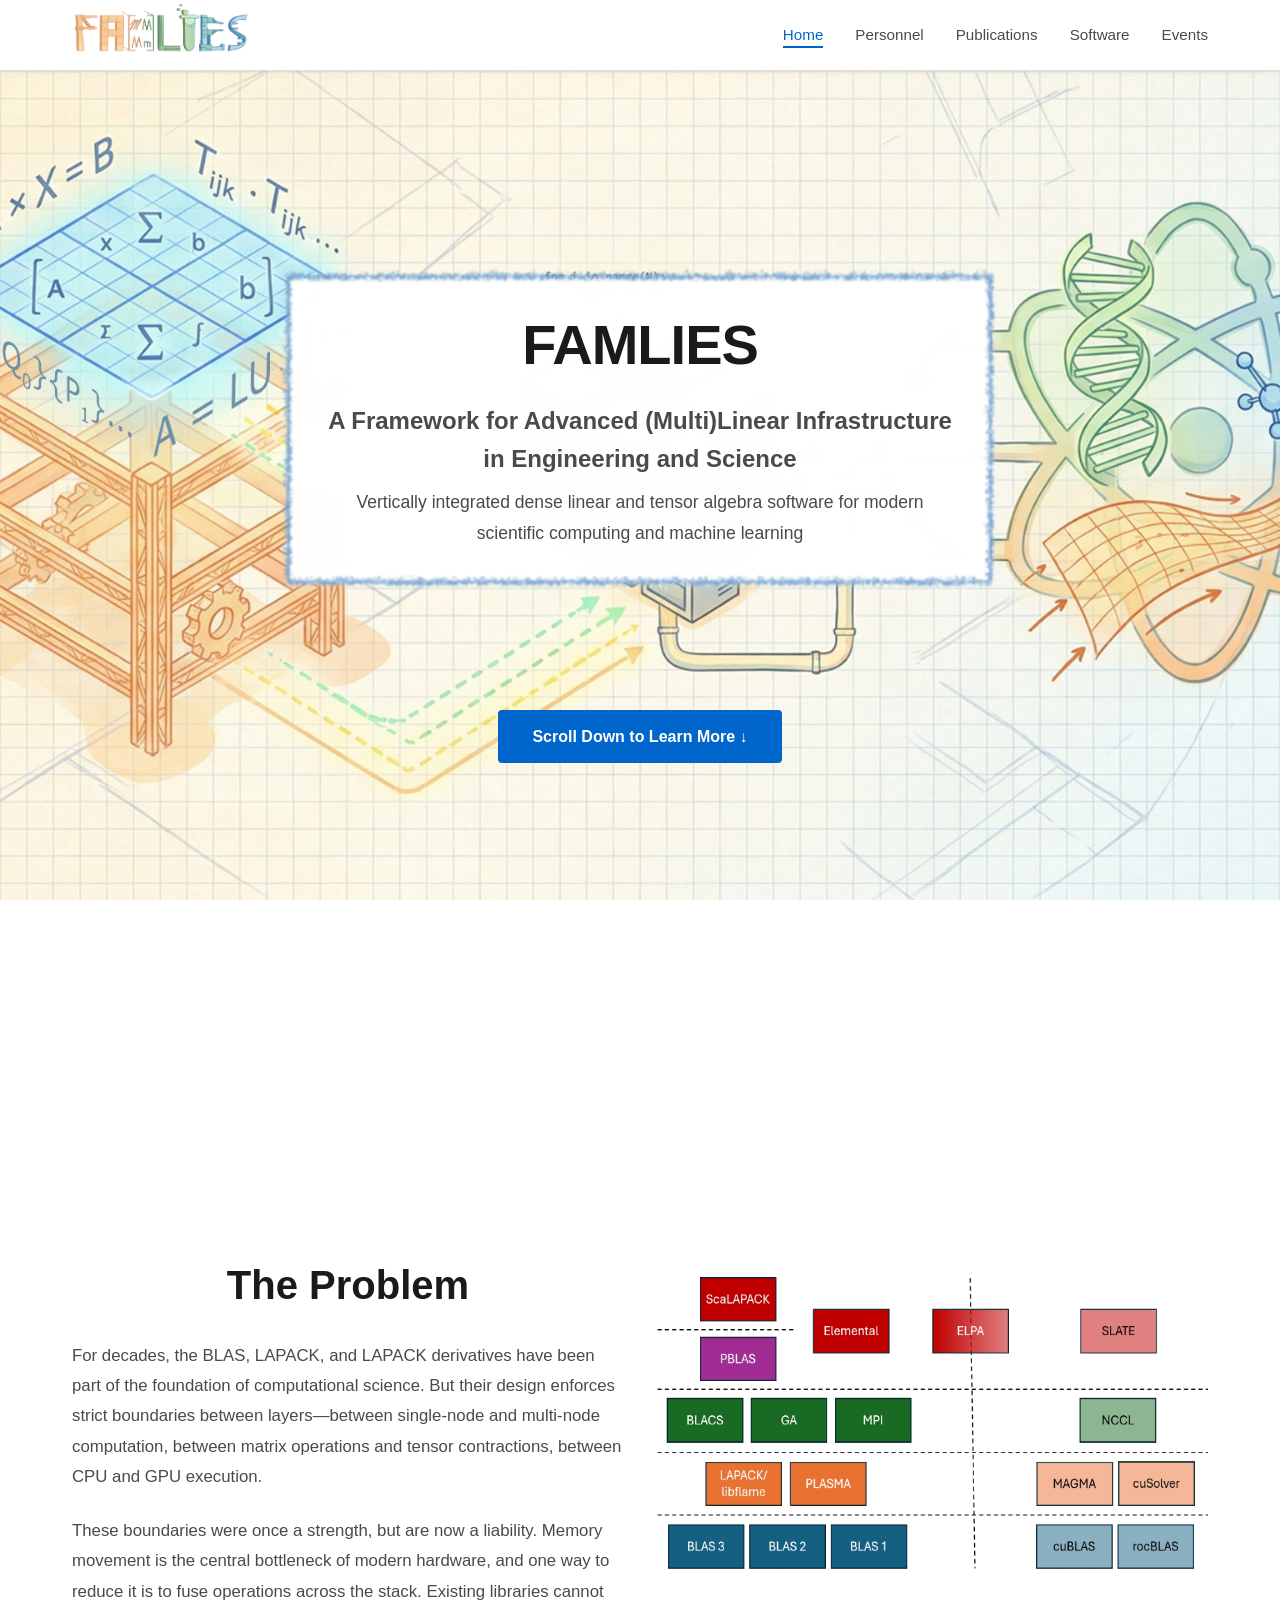
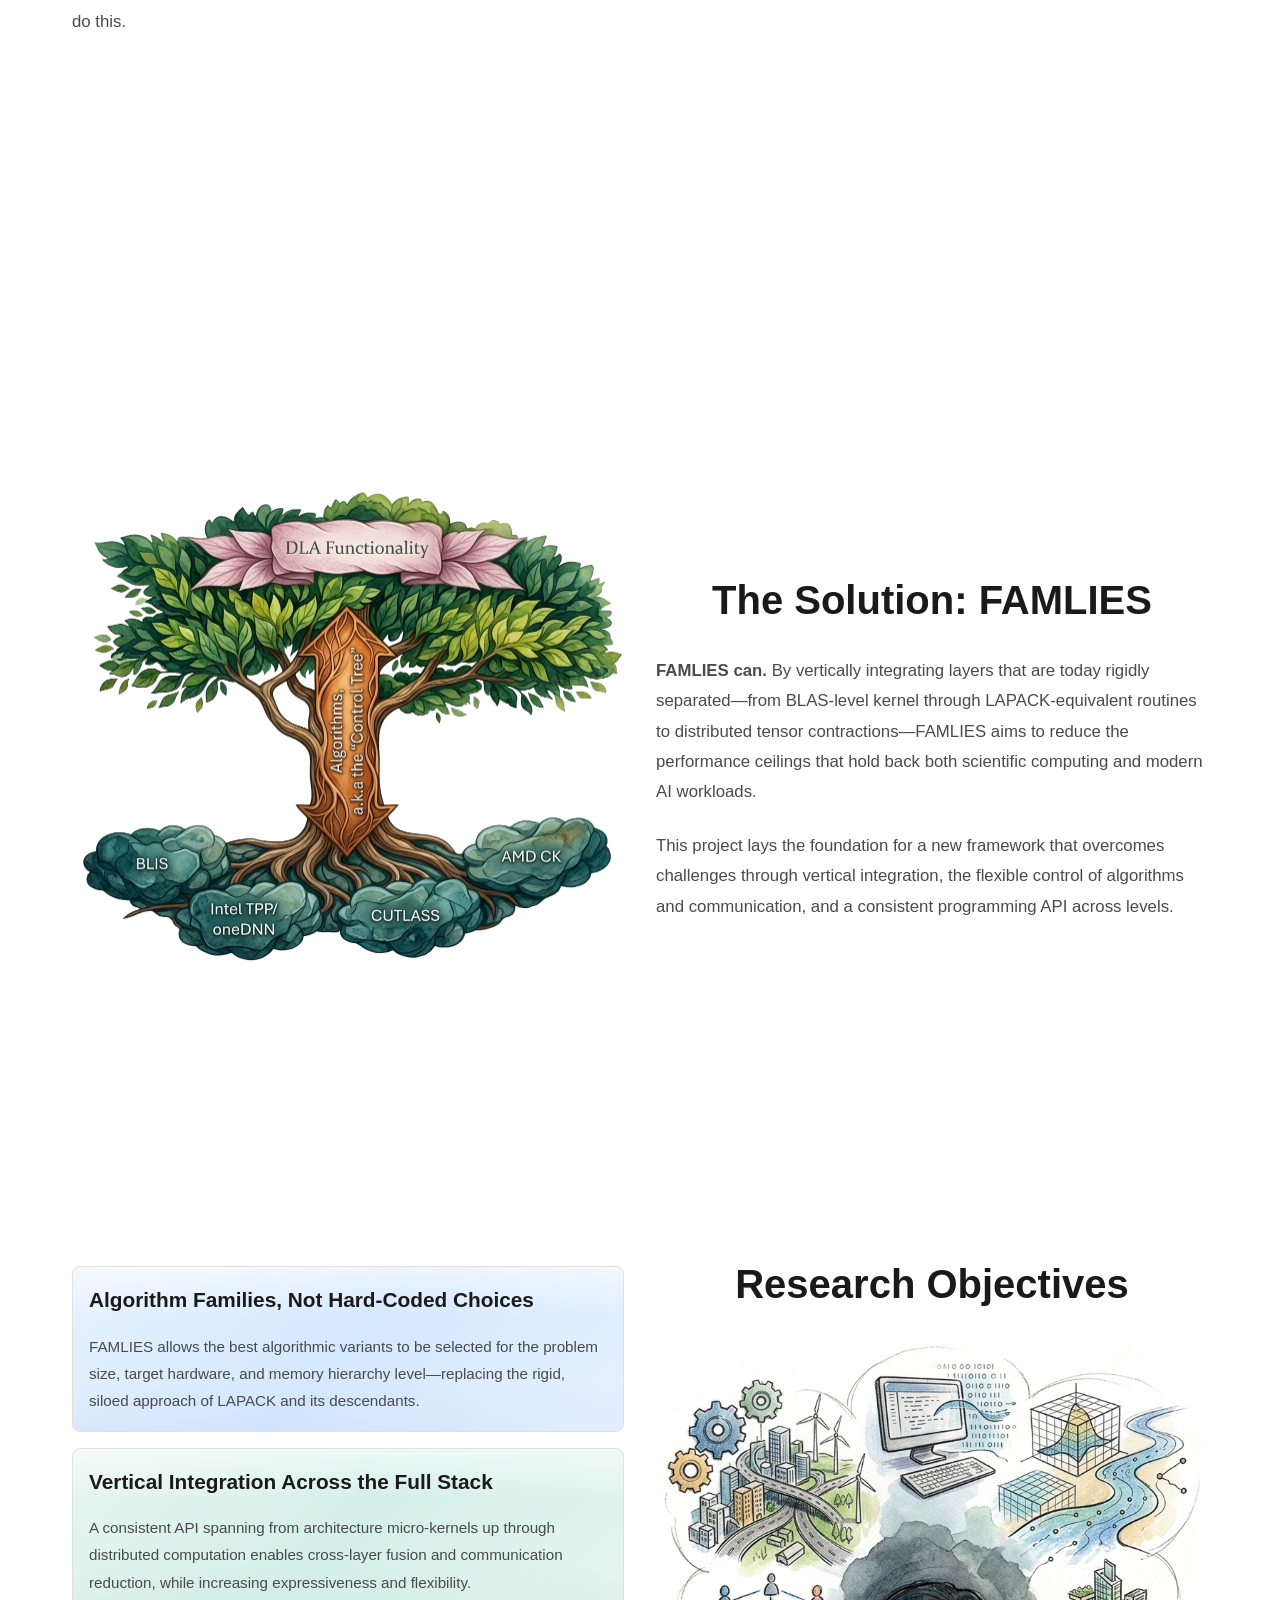
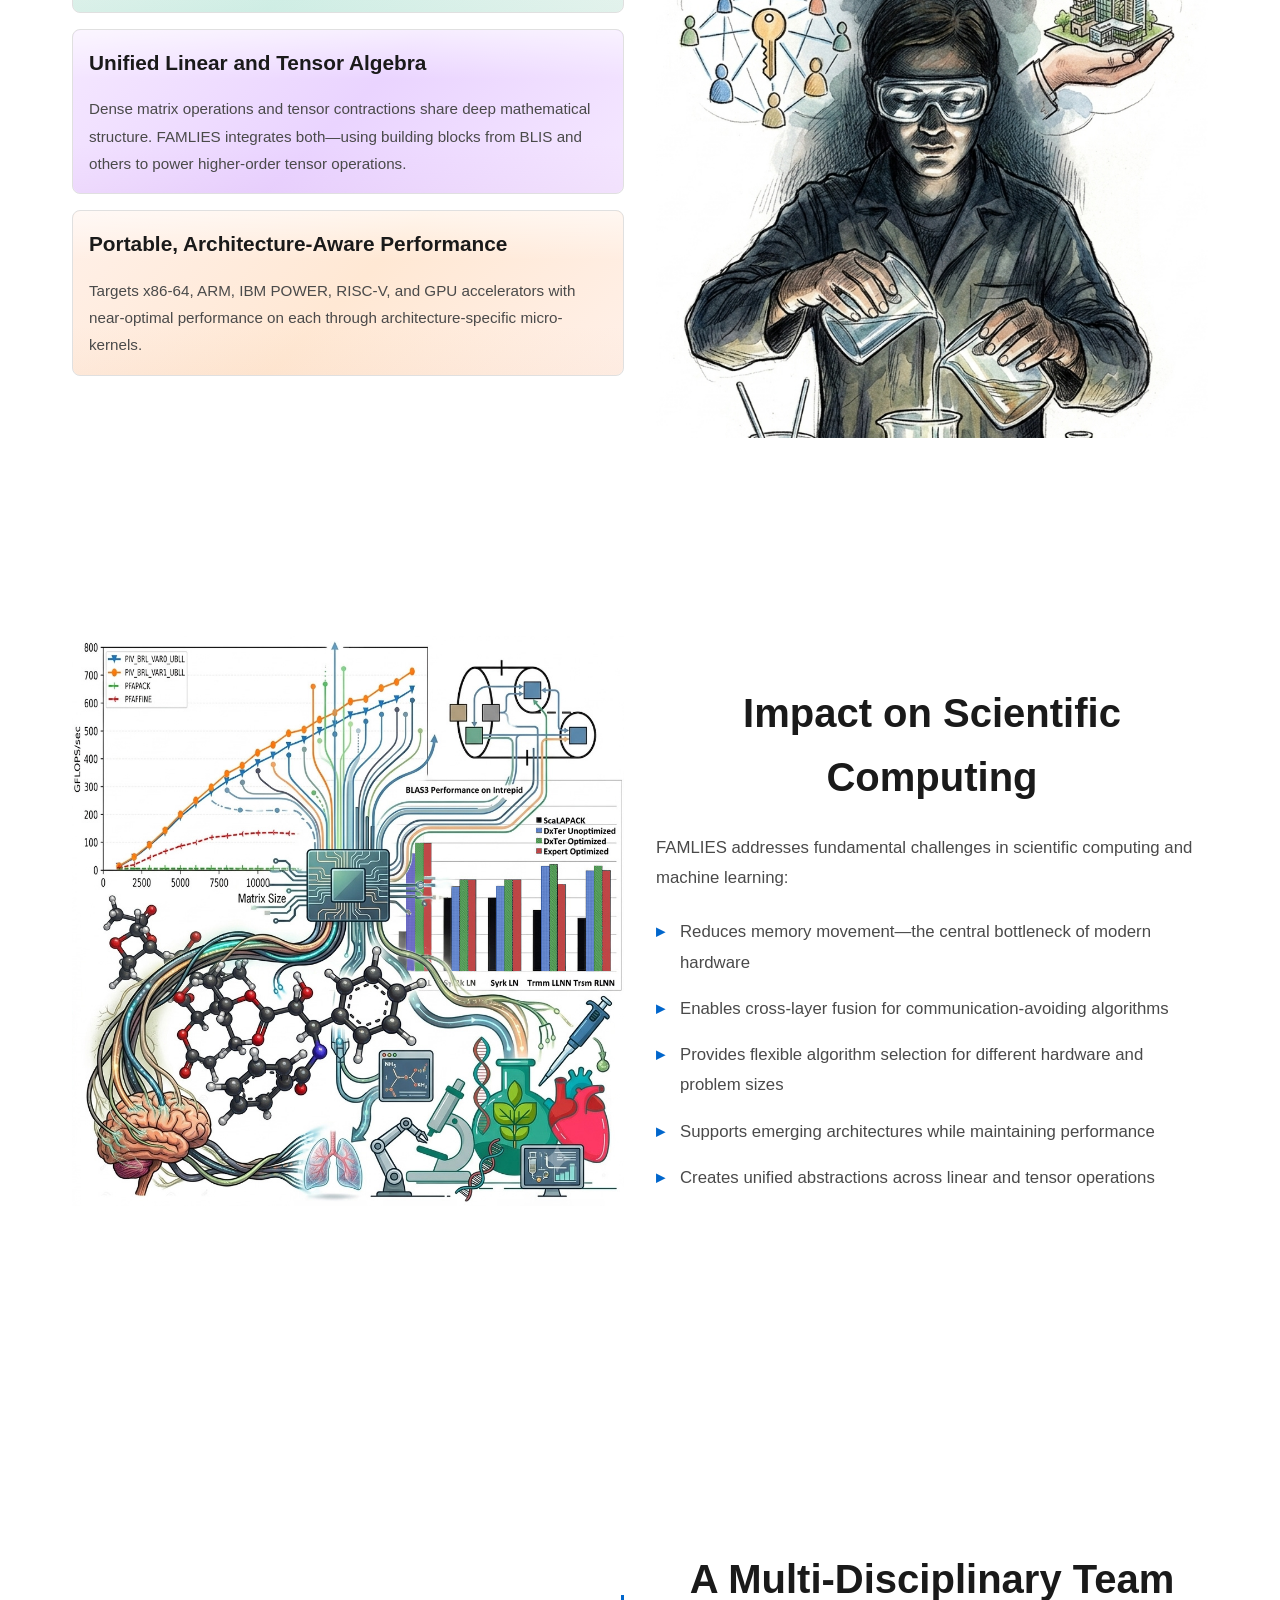
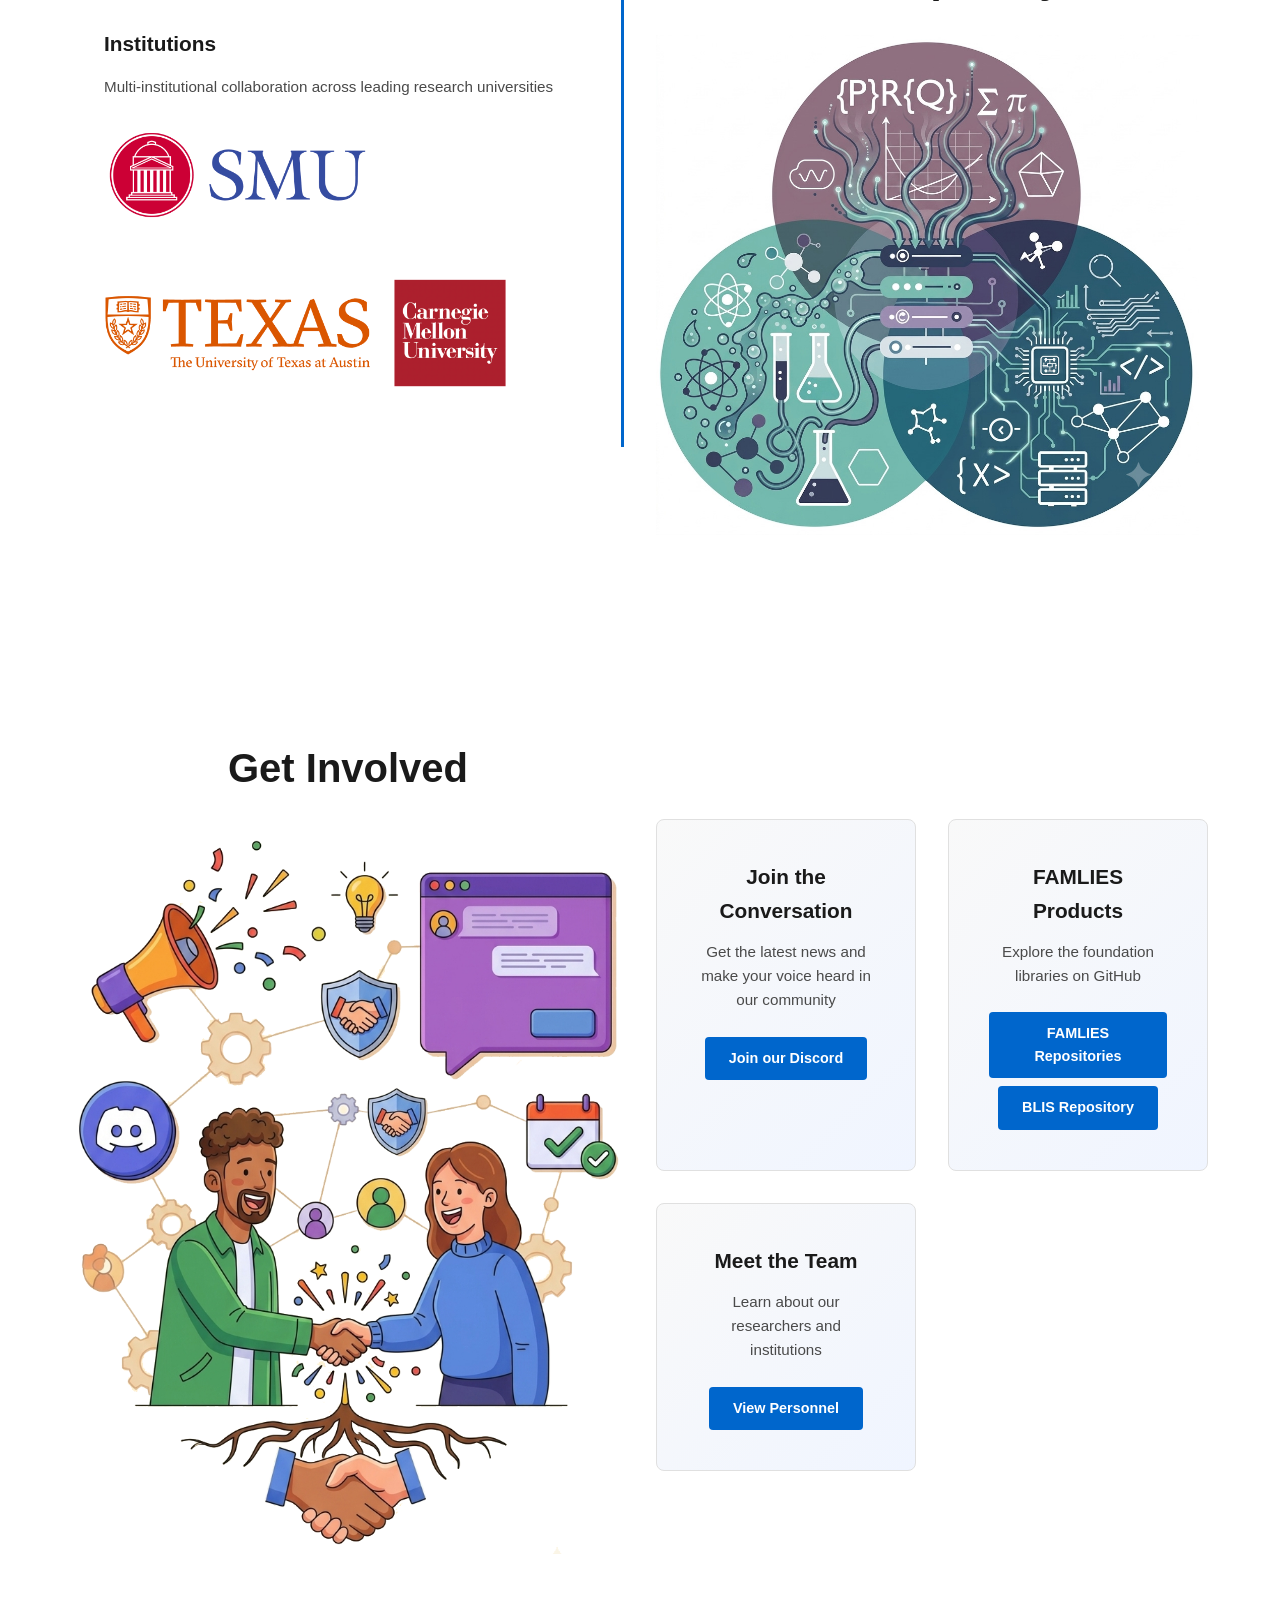
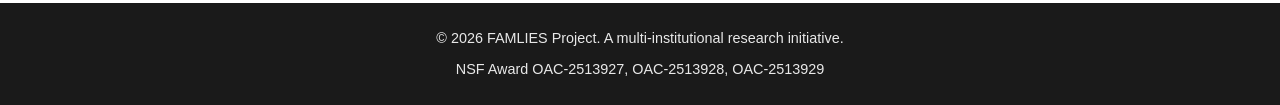
<file: site/index.html>
<!DOCTYPE html>
<html lang="en">
<head>
    <meta charset="UTF-8">
    <meta name="viewport" content="width=device-width, initial-scale=1.0">
    <title>FAMLIES - Advanced Linear Algebra Framework</title>
    <link rel="stylesheet" href="styles.css">
</head>
<body>
    <!-- Navigation Bar -->
    <nav class="navbar">
        <div class="nav-container">
            <div class="nav-logo">
                <a href="index.html">
                    <img src="images/famlies_logo.png" alt="FAMLIES Logo" width="auto" height="50px" />
                </a>
            </div>
            <ul class="nav-menu">
                <li class="nav-item">
                    <a href="index.html" class="nav-link active">Home</a>
                </li>
                <li class="nav-item">
                    <a href="personnel.html" class="nav-link">Personnel</a>
                </li>
                <li class="nav-item">
                    <a href="publications.html" class="nav-link">Publications</a>
                </li>
                <li class="nav-item">
                    <a href="software.html" class="nav-link">Software</a>
                </li>
                <li class="nav-item">
                    <a href="events.html" class="nav-link">Events</a>
                </li>
            </ul>
        </div>
    </nav>

    <!-- Hero Section -->
    <section class="hero">
        <div class="hero-content">
            <h1>FAMLIES</h1>
            <p class="hero-subtitle">A Framework for Advanced (Multi)Linear Infrastructure in Engineering and Science</p>
            <p class="hero-description">Vertically integrated dense linear and tensor algebra software for modern scientific computing and machine learning</p>
        </div>
        <a href="#about" class="cta-button">Scroll Down to Learn More ↓</a>
    </section>

    <!-- Main Content -->
    <main>
        <!-- Section 1: Motivation -->
        <section id="about" class="content-section fullheight">
            <div class="section-container">
                <div class="section-content left">
                    <h2 class="section-title">The Problem</h2>
                    <p>For decades, the BLAS, LAPACK, and LAPACK derivatives
                    have been part of the foundation of computational science. But
                    their design enforces strict boundaries between
                    layers—between single-node and multi-node computation,
                    between matrix operations and tensor contractions, between
                    CPU and GPU execution.</p>
                    <p>These boundaries were once a strength, but are now a
                    liability. Memory movement is the central bottleneck of
                    modern hardware, and one way to reduce it is to fuse
                    operations across the stack. Existing libraries cannot do
                    this.</p>
                </div>
                <div class="section-image right">
                    <div class="section-image-content">
                        <img src="images/traditional.jpg" alt="Traditional Architecture
                        Stack" width="100%" height="300px" />
                    </div>
                </div>
            </div>
        </section>

        <!-- Section 2: Solution -->
        <section class="content-section fullheight">
            <div class="section-container">
                <div class="section-image left">
                    <div class="section-image-content">
                        <img width="100%" height="auto" src="images/control_tree.png"
                        alt="FAMLIES Control Tree" />
                    </div>
                </div>
                <div class="section-content right">
                    <h2 class="section-title">The Solution: FAMLIES</h2>
                    <p><strong>FAMLIES can.</strong> By vertically integrating
                    layers that are today rigidly separated—from BLAS-level
                    kernel through LAPACK-equivalent routines to distributed
                    tensor contractions—FAMLIES aims to reduce the performance
                    ceilings that hold back both scientific computing and modern
                    AI workloads.</p>
                    <p>This project lays the foundation for a new framework that
                    overcomes challenges through vertical integration, the
                    flexible control of algorithms and communication, and a
                    consistent programming API across levels.</p>
                </div>
            </div>
        </section>

        <!-- Section 3: Research Objectives -->
        <section class="content-section fullheight">
            <div class="section-container">
                <div class="objectives-grid">
                    <div class="objective-card objective-blue">
                        <h3>Algorithm Families, Not Hard-Coded Choices</h3>
                        <p>FAMLIES allows the best algorithmic variants to be
                        selected for the problem size, target hardware, and
                        memory hierarchy level—replacing the rigid, siloed approach of LAPACK and its
                        descendants.</p>
                    </div>
                    <div class="objective-card objective-green">
                        <h3>Vertical Integration Across the Full Stack</h3>
                        <p>A consistent API spanning from architecture
                        micro-kernels up through distributed computation enables
                        cross-layer fusion and communication reduction, while
                        increasing expressiveness and flexibility.</p>
                    </div>
                    <div class="objective-card objective-purple">
                        <h3>Unified Linear and Tensor Algebra</h3>
                        <p>Dense matrix operations and tensor contractions share
                        deep mathematical structure. FAMLIES integrates
                        both—using building blocks from BLIS and others to power higher-order tensor
                        operations.</p>
                    </div>
                    <div class="objective-card objective-orange">
                        <h3>Portable, Architecture-Aware Performance</h3>
                        <p>Targets x86-64, ARM, IBM POWER, RISC-V, and GPU
                        accelerators with near-optimal performance on each
                        through architecture-specific micro-kernels.</p>
                    </div>
                </div>
                <div class="section-content">
                <h2 class="section-title">Research Objectives</h2>
                    <img src="images/research_objectives.png" alt="Research Objectives"
                        width="100%" height="auto" />
                </div>
            </div>
        </section>

        <!-- Section 4: Impact -->
        <section class="content-section fullheight">
            <div class="section-container">
                <div class="section-image left">
                    <div class="section-image-content">
                        <img src="images/impact.jpg" alt="Impact on Scientific Computing"
                            width="100%" height="auto" />
                    </div>
                </div>
                <div class="section-content right">
                    <h2 class="section-title">Impact on Scientific Computing</h2>
                    <p>FAMLIES addresses fundamental challenges in scientific computing and machine learning:</p>
                    <ul class="impact-list">
                        <li>Reduces memory movement—the central bottleneck of modern hardware</li>
                        <li>Enables cross-layer fusion for communication-avoiding algorithms</li>
                        <li>Provides flexible algorithm selection for different hardware and problem sizes</li>
                        <li>Supports emerging architectures while maintaining performance</li>
                        <li>Creates unified abstractions across linear and tensor operations</li>
                    </ul>
                </div>
            </div>
        </section>

        <!-- Section 5: Project Details -->
        <section class="content-section fullheight">
            <div class="section-container">
                <div class="details-grid">
                    <div class="detail-item">
                        <h3>Institutions</h3>
                        <p>Multi-institutional collaboration across leading
                        research universities</p>
                        <img src="images/smu_logo.png" alt="Southern Methodist
                        University Logo" width="auto" height="150px" />
                        <img src="images/ut_logo.png" alt="University of Texas at Austin Logo" width="auto" height="150px" />
                        <img src="images/cmu_logo.jpg" alt="Carnegie Mellon University Logo" width="auto" height="150px" />
                    </div>
                </div>
                <div>
                    <h2 class="section-title">A Multi-Disciplinary Team</h2>
                    <img src="images/multidisciplinary.jpg" alt="Multi-Disciplinary Team"
                    width="auto" height="500px" />
                </div>
            </div>
        </section>

        <!-- Section 6: Getting Started -->
        <section class="content-section fullheight">
            <div class="section-container">
                <div class="section-content">
                    <h2 class="section-title">Get Involved</h2>
                    <img src="images/get_involved.png" alt="Get Involved"
                        width="100%" height="auto" />
                </div>
                <div class="cta-section">
                    <div class="cta-card">
                        <h3>Join the Conversation</h3>
                        <p>Get the latest news and make your voice heard in our community</p>
                        <a href="https://discord.gg/vu65xh673g" class="link-button" target="_blank">Join our Discord</a>
                    </div>
                    <div class="cta-card">
                        <h3>FAMLIES Products</h3>
                        <p>Explore the foundation libraries on GitHub</p>
                        <a href="https://github.com/famlies" class="link-button" target="_blank">FAMLIES Repositories</a>
                        <a href="https://github.com/flame/blis" class="link-button" target="_blank">BLIS Repository</a>
                    </div>
                    <div class="cta-card">
                        <h3>Meet the Team</h3>
                        <p>Learn about our researchers and institutions</p>
                        <a href="personnel.html" class="link-button">View Personnel</a>
                    </div>
                </div>
            </div>
        </section>
    </main>

    <!-- Footer -->
    <footer class="footer">
        <div class="footer-content">
            <p>&copy; 2026 FAMLIES Project. A multi-institutional research initiative.</p>
            <p>NSF Award OAC-2513927, OAC-2513928, OAC-2513929</p>
        </div>
    </footer>

    <script src="script.js"></script>
</body>
</html>
</file>
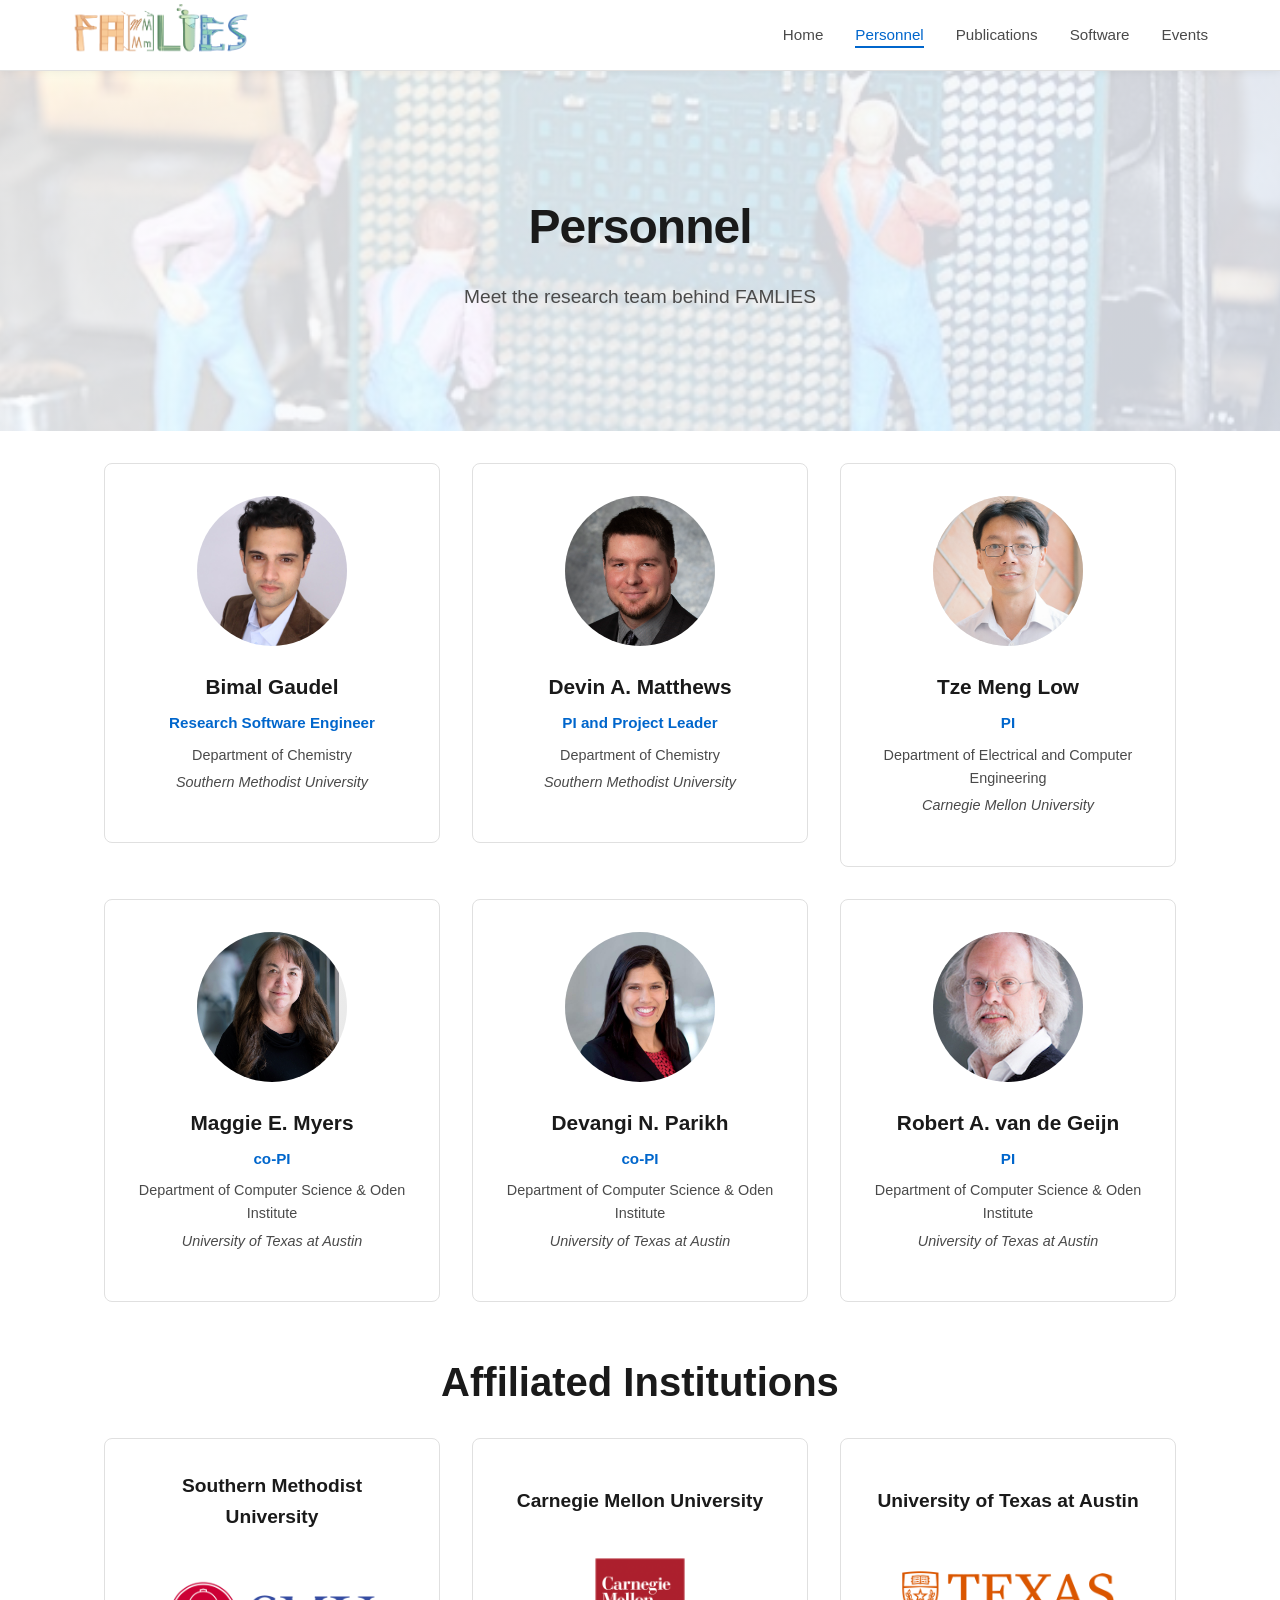
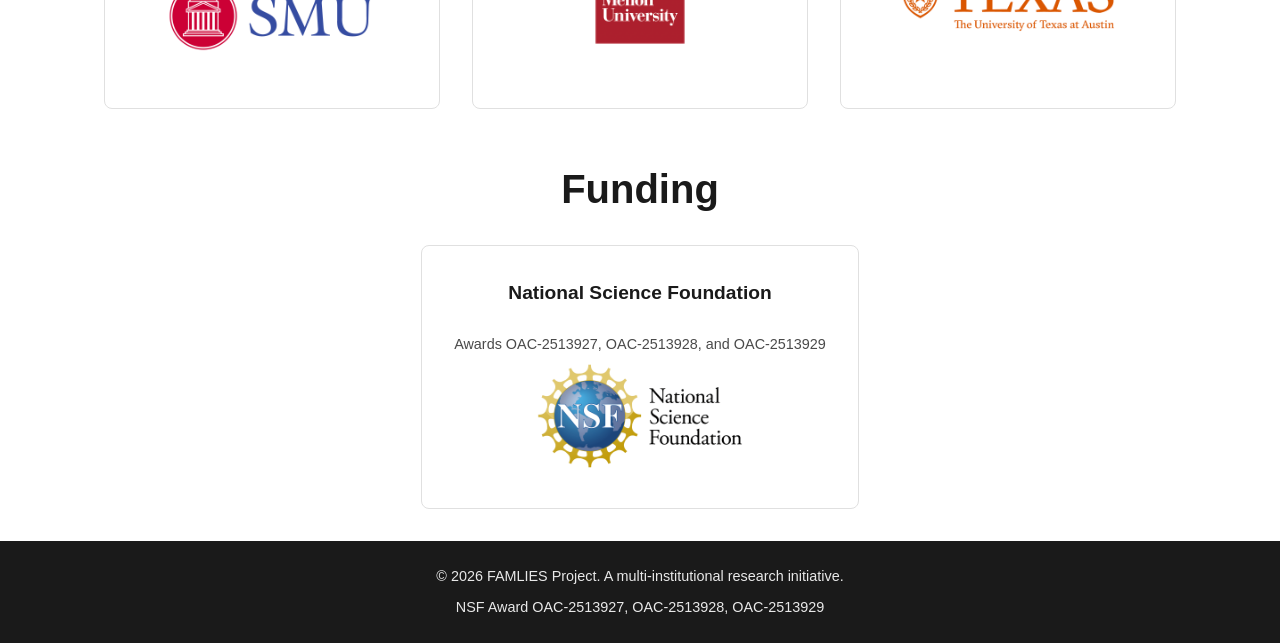
<file: site/personnel.html>
<!DOCTYPE html>
<html lang="en">
<head>
    <meta charset="UTF-8">
    <meta name="viewport" content="width=device-width, initial-scale=1.0">
    <title>Personnel - FAMLIES Project</title>
    <link rel="stylesheet" href="styles.css">
</head>
<body>
    <!-- Navigation Bar -->
    <nav class="navbar">
        <div class="nav-container">
            <div class="nav-logo">
                <a href="index.html">
                    <img src="images/famlies_logo.png" alt="FAMLIES Logo" width="auto" height="50px" />
                </a>
            </div>
            <ul class="nav-menu">
                <li class="nav-item">
                    <a href="index.html" class="nav-link">Home</a>
                </li>
                <li class="nav-item">
                    <a href="personnel.html" class="nav-link active">Personnel</a>
                </li>
                <li class="nav-item">
                    <a href="publications.html" class="nav-link">Publications</a>
                </li>
                <li class="nav-item">
                    <a href="software.html" class="nav-link">Software</a>
                </li>
                <li class="nav-item">
                    <a href="events.html" class="nav-link">Events</a>
                </li>
            </ul>
        </div>
    </nav>

    <!-- Page Header -->
    <section class="page-header personnel-header">
        <div class="header-content">
            <h1>Personnel</h1>
            <p>Meet the research team behind FAMLIES</p>
        </div>
    </section>

    <!-- Main Content -->
    <main>
        <!-- Project Leaders -->
        <section class="content-section">
            <div class="section-container wide">
                <div class="personnel-grid">
                    <a href="https://www.linkedin.com/in/bimalgaudel/" class="person-card-link" target="_blank">
                        <div class="person-card">
                            <div class="person-image">
                                <img src="images/bimal_gaudel.jpg" alt="Bimal Gaudel" />
                            </div>
                            <h3>Bimal Gaudel</h3>
                            <p class="person-title">Research Software Engineer</p>
                            <p class="person-institution">Department of Chemistry</p>
                            <p class="person-affiliation">Southern Methodist University</p>
                            <!-- <div class="person-bio">
                                <p>Bio goes here.</p>
                            </div> -->
                        </div>
                    </a>

                    <a href="https://people.smu.edu/dmatthews/" class="person-card-link" target="_blank">
                        <div class="person-card">
                            <div class="person-image">
                                <img src="images/devin_matthews.jpg" alt="Devin A. Matthews" />
                            </div>
                            <h3>Devin A. Matthews</h3>
                            <p class="person-title">PI and Project Leader</p>
                            <p class="person-institution">Department of Chemistry</p>
                            <p class="person-affiliation">Southern Methodist University</p>
                             <!-- <div class="person-bio">
                                <p>Bio goes here.</p>
                            </div> -->
                        </div>
                    </a>

                    <a href="https://www.ece.cmu.edu/directory/bios/low-tze-meng.html" class="person-card-link" target="_blank">
                        <div class="person-card">
                            <div class="person-image">
                                <img src="images/tze_meng_low.png" alt="Tze Meng Low"
                                style="object-position: center 0%;" />
                            </div>
                            <h3>Tze Meng Low</h3>
                            <p class="person-title">PI</p>
                            <p class="person-institution">Department of Electrical and Computer Engineering</p>
                            <p class="person-affiliation">Carnegie Mellon University</p>
                            <!-- <div class="person-bio">
                                <p>Bio goes here.</p>
                            </div> -->
                        </div>
                    </a>

                    <a href="https://www.cs.utexas.edu/people/faculty-researchers/margaret-myers" class="person-card-link" target="_blank">
                        <div class="person-card">
                            <div class="person-image">
                                <img src="images/maggie_myers.png" alt="Maggie E. Myers"
                                style="object-position: 120% center;" />
                            </div>
                            <h3>Maggie E. Myers</h3>
                            <p class="person-title">co-PI</p>
                            <p class="person-institution">Department of Computer Science & Oden Institute</p>
                            <p class="person-affiliation">University of Texas at Austin</p>
                            <!-- <div class="person-bio">
                                <p>Bio goes here.</p>
                            </div> -->
                        </div>
                    </a>

                    <a href="https://www.cs.utexas.edu/people/faculty-researchers/devangi-parikh" class="person-card-link" target="_blank">
                        <div class="person-card">
                            <div class="person-image">
                                <img src="images/devangi_parikh.jpg" alt="Devangi N. Parikh" />
                            </div>
                            <h3>Devangi N. Parikh</h3>
                            <p class="person-title">co-PI</p>
                            <p class="person-institution">Department of Computer Science & Oden Institute</p>
                            <p class="person-affiliation">University of Texas at Austin</p>
                            <!-- <div class="person-bio">
                                <p>Bio goes here.</p>
                            </div> -->
                        </div>
                    </a>

                    <a href="https://www.cs.utexas.edu/people/faculty-researchers/robert-van-de-geijn" class="person-card-link" target="_blank">
                        <div class="person-card">
                            <div class="person-image">
                                <img src="images/robert_van_de_geijn.jpg" alt="Robert A. van de Geijn" />
                            </div>
                            <h3>Robert A. van de Geijn</h3>
                            <p class="person-title">PI</p>
                            <p class="person-institution">Department of Computer Science & Oden Institute</p>
                            <p class="person-affiliation">University of Texas at Austin</p>
                            <!-- <div class="person-bio">
                                <p>Bio goes here.</p>
                            </div> -->
                        </div>
                    </a>
                </div>
            </div>
        </section>

        <!-- Affiliated Institutions -->
        <section class="content-section">
            <div class="section-container wide">
                <h2 class="section-title">Affiliated Institutions</h2>
                <div class="institutions-grid">
                    <div class="institution-card">
                        <h3>Southern Methodist University</h3>
                        <img src="images/smu_logo.png" alt="Southern Methodist University Logo" height="120px" width="auto" />
                    </div>
                    <div class="institution-card">
                        <h3>Carnegie Mellon University</h3>
                        <img src="images/cmu_logo.jpg" alt="Carnegie Mellon University Logo" height="120px" width="auto" />
                    </div>
                    <div class="institution-card">
                        <h3>University of Texas at Austin</h3>
                        <img src="images/ut_logo.png" alt="University of Texas at Austin Logo" height="120px" width="auto" />
                    </div>
                </div>
            </div>
        </section>

        <!-- Funding -->
        <section class="content-section">
            <div class="section-container wide">
                <h2 class="section-title">Funding</h2>
                <div class="funding-grid">
                    <div class="funding-card">
                        <h3>National Science Foundation</h3>
                        <p>Awards OAC-2513927, OAC-2513928, and OAC-2513929</p>
                        <img src="images/nsf_logo.png" alt="National Science Foundation Logo" height="120px" width="auto" />
                    </div>
                </div>
            </div>
        </section>
    </main>

    <!-- Footer -->
    <footer class="footer">
        <div class="footer-content">
            <p>&copy; 2026 FAMLIES Project. A multi-institutional research initiative.</p>
            <p>NSF Award OAC-2513927, OAC-2513928, OAC-2513929</p>
        </div>
    </footer>

    <script src="script.js"></script>
</body>
</html>
</file>
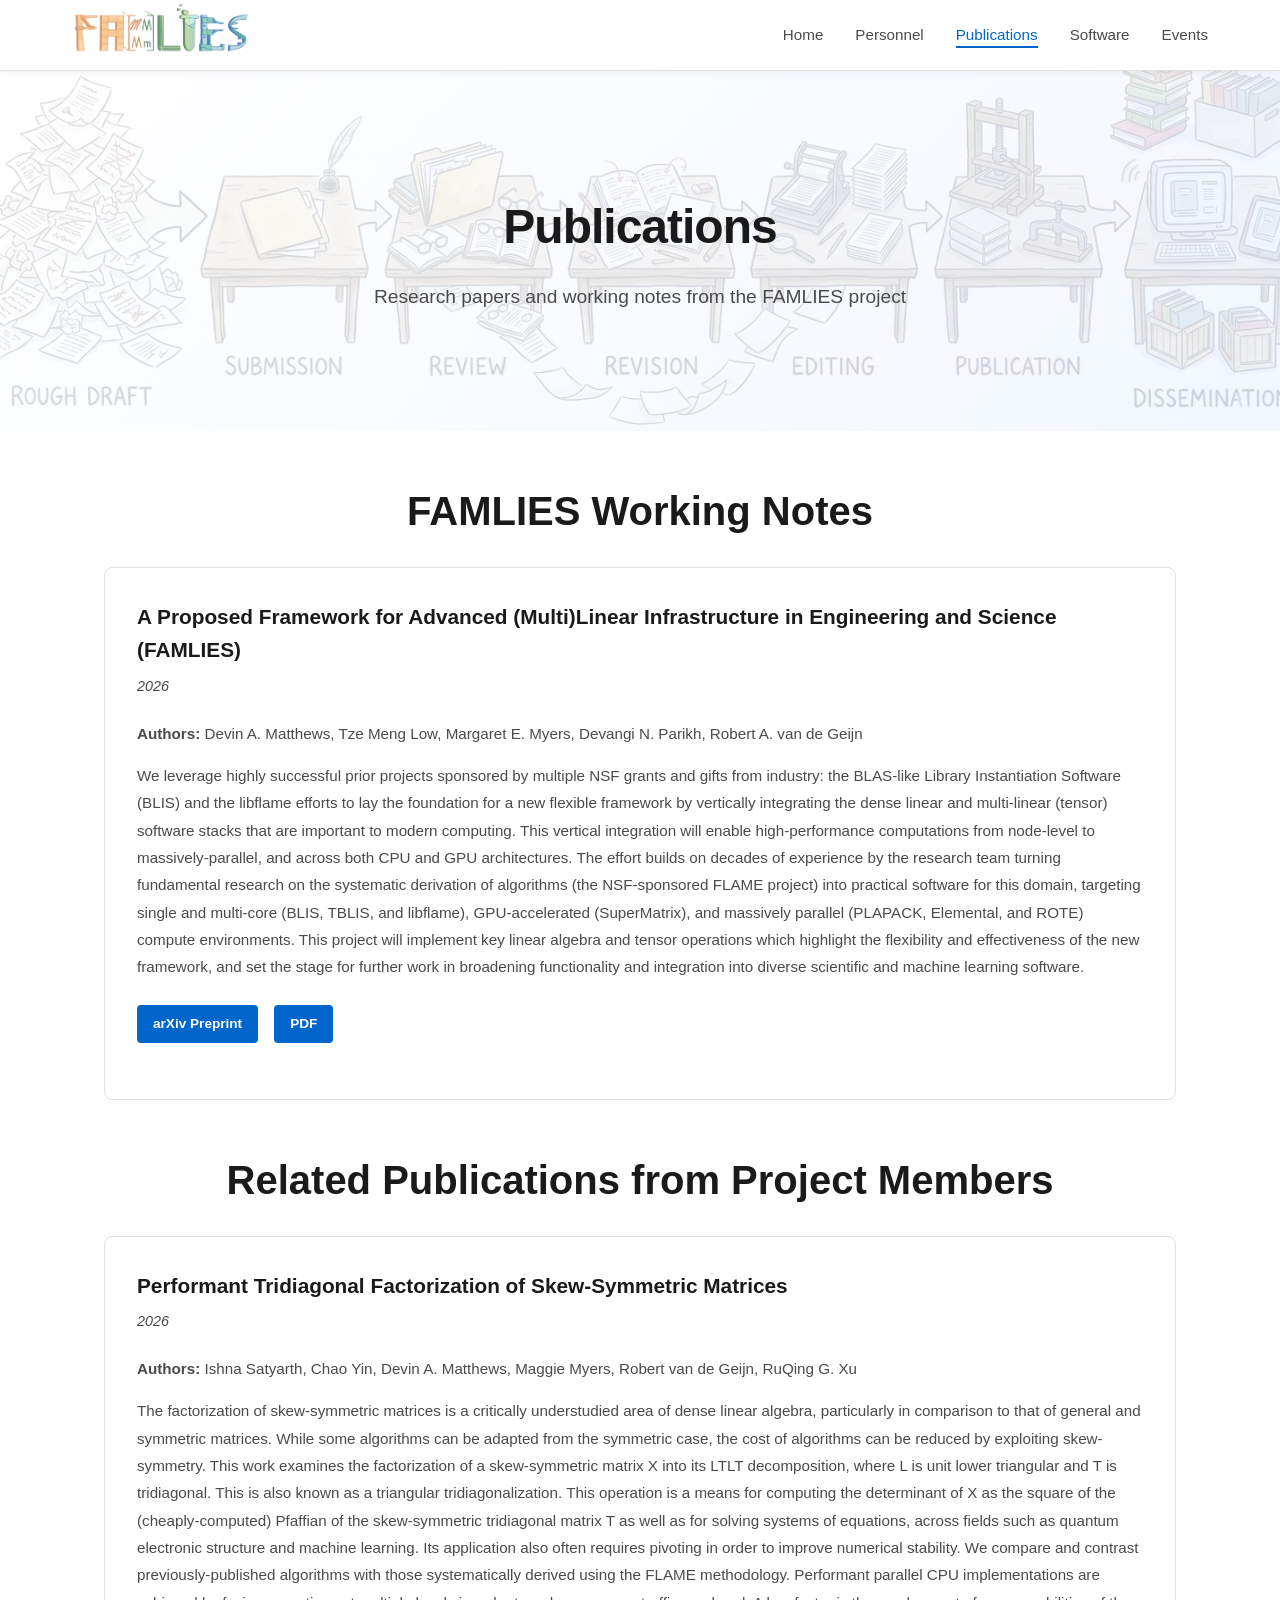
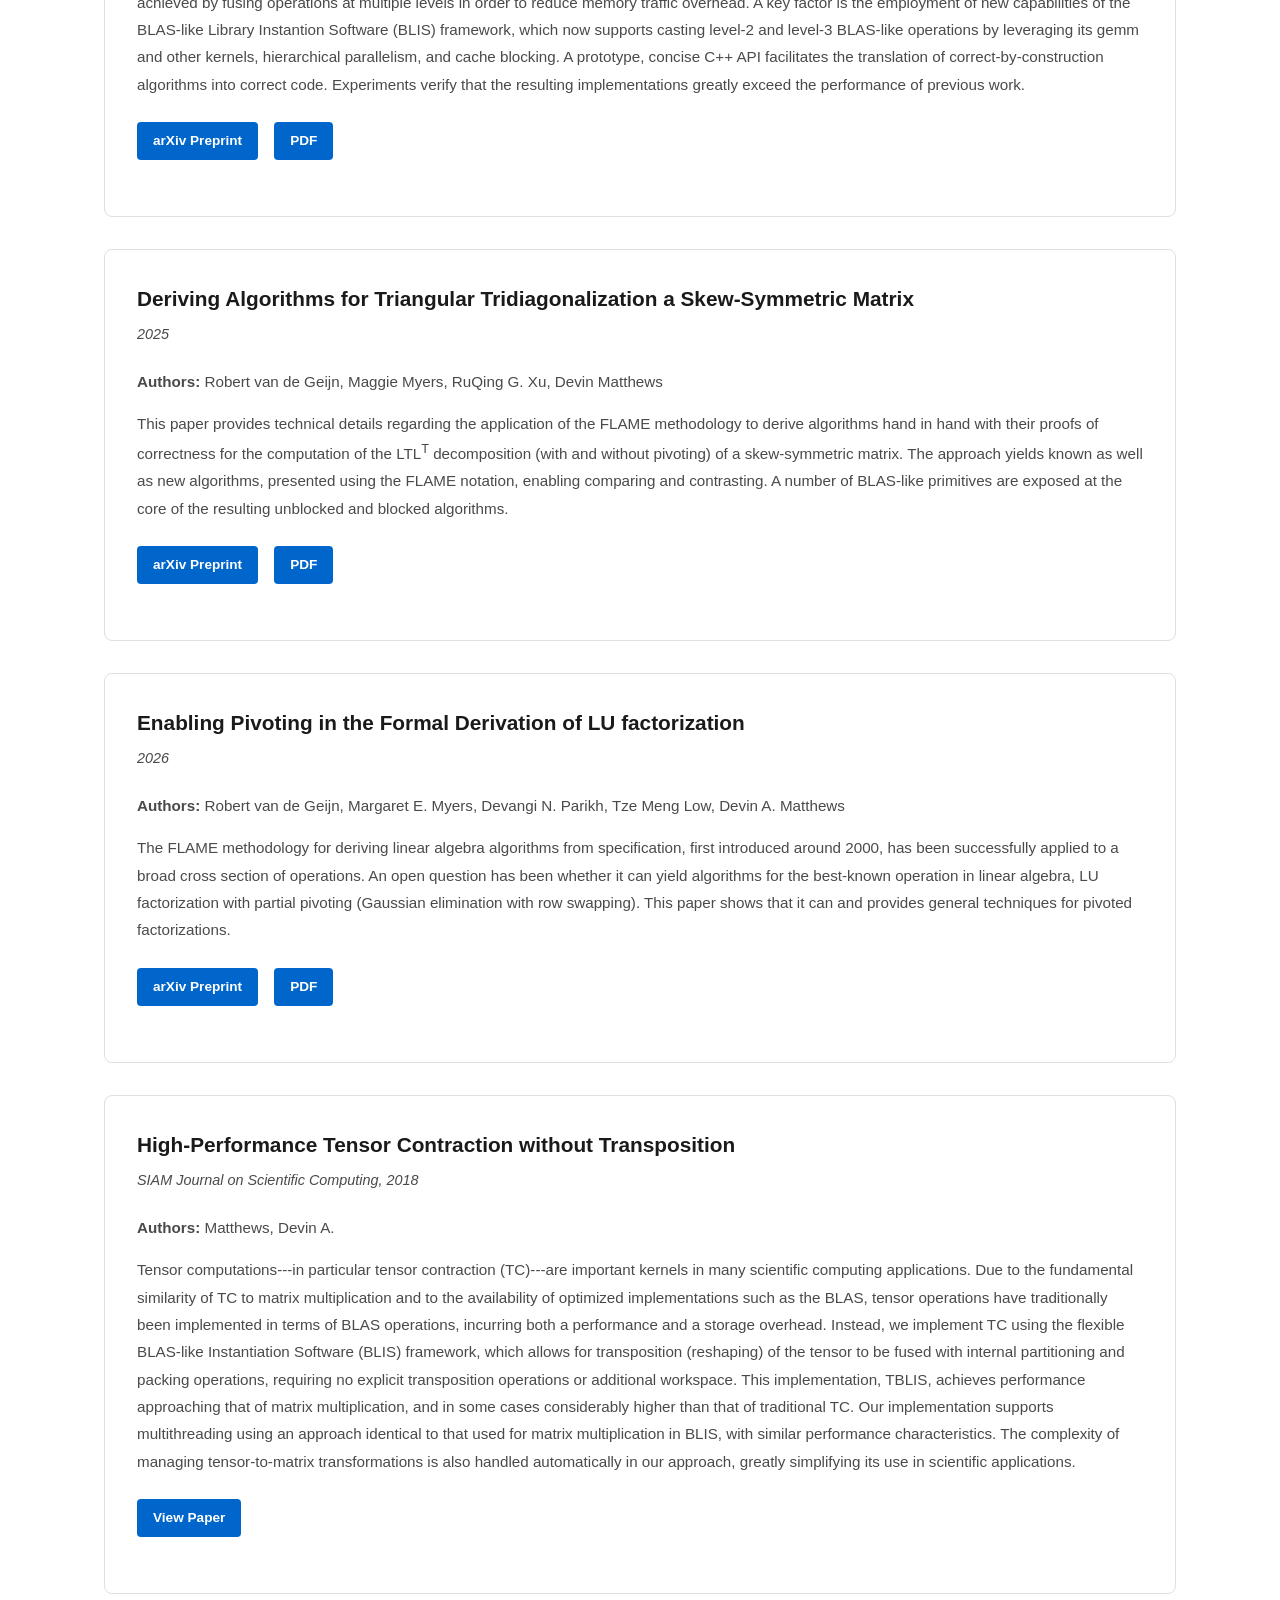
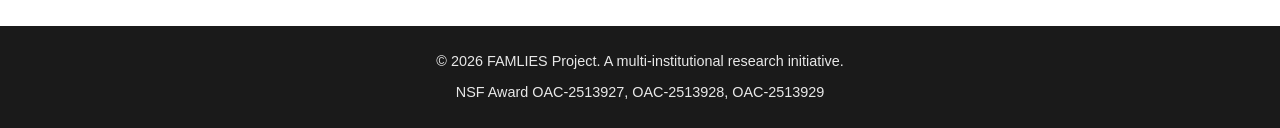
<file: site/publications.html>
<!DOCTYPE html>
<html lang="en">
<head>
    <meta charset="UTF-8">
    <meta name="viewport" content="width=device-width, initial-scale=1.0">
    <title>Publications - FAMLIES Project</title>
    <link rel="stylesheet" href="styles.css">
</head>
<body>
    <!-- Navigation Bar -->
    <nav class="navbar">
        <div class="nav-container">
            <div class="nav-logo">
                <a href="index.html">
                    <img src="images/famlies_logo.png" alt="FAMLIES Logo" width="auto" height="50px" />
                </a>
            </div>
            <ul class="nav-menu">
                <li class="nav-item">
                    <a href="index.html" class="nav-link">Home</a>
                </li>
                <li class="nav-item">
                    <a href="personnel.html" class="nav-link">Personnel</a>
                </li>
                <li class="nav-item">
                    <a href="publications.html" class="nav-link active">Publications</a>
                </li>
                <li class="nav-item">
                    <a href="software.html" class="nav-link">Software</a>
                </li>
                <li class="nav-item">
                    <a href="events.html" class="nav-link">Events</a>
                </li>
            </ul>
        </div>
    </nav>

    <!-- Page Header -->
    <section class="page-header publications-header">
        <div class="header-content">
            <h1>Publications</h1>
            <p>Research papers and working notes from the FAMLIES project</p>
        </div>
    </section>

    <!-- Main Content -->
    <main>
        <!-- Working Notes Section -->
        <section class="content-section">
            <div class="section-container wide">
                <h2 class="section-title">FAMLIES Working Notes</h2>
                <div class="publications-list fawn-publications-list"></div>
            </div>
        </section>

        <!-- Related Publications -->
        <section class="content-section">
            <div class="section-container wide">
                <h2 class="section-title">Related Publications from Project Members</h2>
                <div class="publications-list related-publications-list"></div>
            </div>
        </section>
    </main>

    <!-- Footer -->
    <footer class="footer">
        <div class="footer-content">
            <p>&copy; 2026 FAMLIES Project. A multi-institutional research initiative.</p>
            <p>NSF Award OAC-2513927, OAC-2513928, OAC-2513929</p>
        </div>
    </footer>

    <script src="script.js"></script>
</body>
</html>
</file>
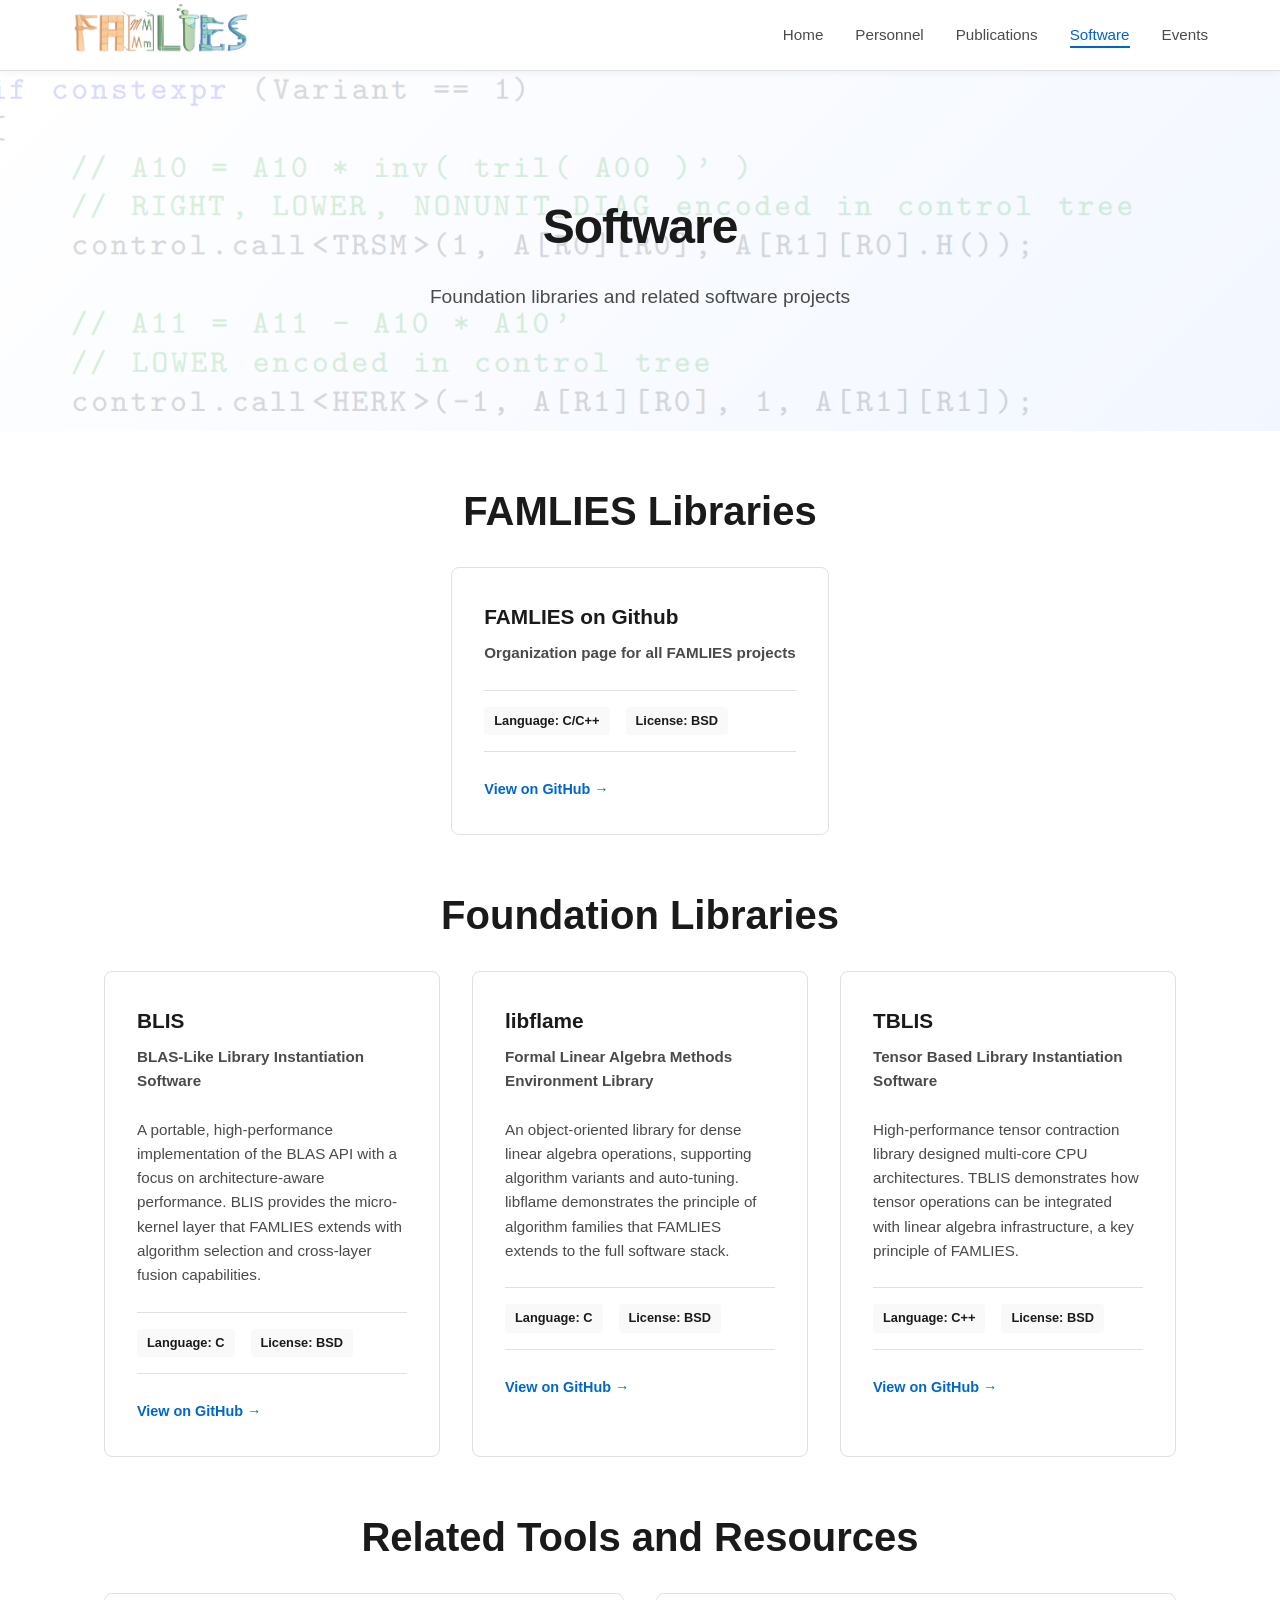
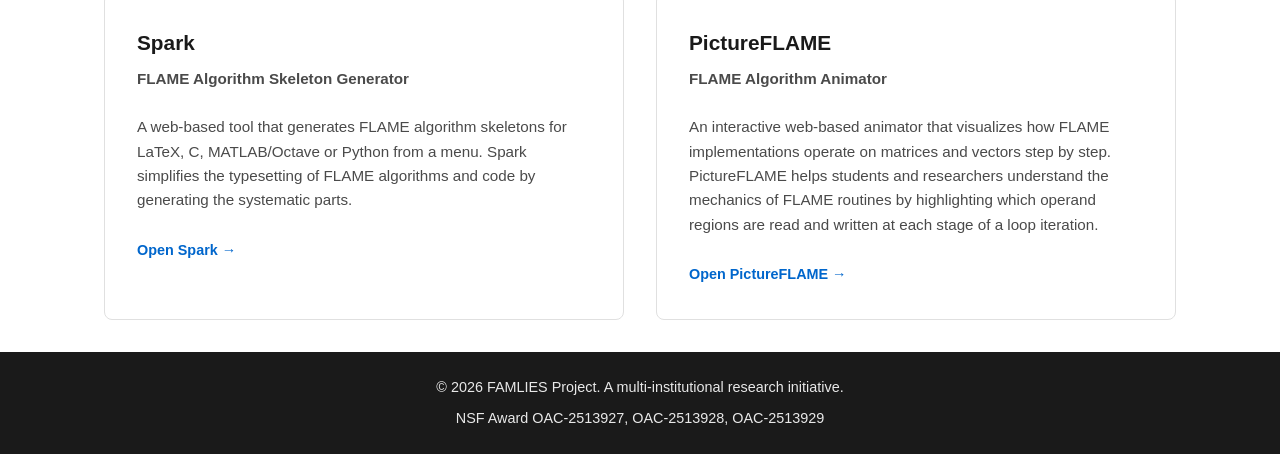
<file: site/software.html>
<!DOCTYPE html>
<html lang="en">
<head>
    <meta charset="UTF-8">
    <meta name="viewport" content="width=device-width, initial-scale=1.0">
    <title>Software - FAMLIES Project</title>
    <link rel="stylesheet" href="styles.css">
</head>
<body>
    <!-- Navigation Bar -->
    <nav class="navbar">
        <div class="nav-container">
            <div class="nav-logo">
                <a href="index.html">
                    <img src="images/famlies_logo.png" alt="FAMLIES Logo" width="auto" height="50px" />
                </a>
            </div>
            <ul class="nav-menu">
                <li class="nav-item">
                    <a href="index.html" class="nav-link">Home</a>
                </li>
                <li class="nav-item">
                    <a href="personnel.html" class="nav-link">Personnel</a>
                </li>
                <li class="nav-item">
                    <a href="publications.html" class="nav-link">Publications</a>
                </li>
                <li class="nav-item">
                    <a href="software.html" class="nav-link active">Software</a>
                </li>
                <li class="nav-item">
                    <a href="events.html" class="nav-link">Events</a>
                </li>
            </ul>
        </div>
    </nav>

    <!-- Page Header -->
    <section class="page-header software-header">
        <div class="header-content">
            <h1>Software</h1>
            <p>Foundation libraries and related software projects</p>
        </div>
    </section>

    <!-- Main Content -->
    <main>
        <section class="content-section">
            <div class="section-container wide">
                <h2 class="section-title">FAMLIES Libraries</h2>
                <div class="software-grid">
                    <div class="software-card">
                        <h3>FAMLIES on Github</h3>
                        <p class="software-desc">Organization page for all FAMLIES projects</p>
                        <div class="software-stats">
                            <span class="stat-item">Language: C/C++</span>
                            <span class="stat-item">License: BSD</span>
                        </div>
                        <a href="https://github.com/famlies" class="software-link" target="_blank">View on GitHub →</a>
                    </div>
                </div>
            </div>
        </section>

        <section class="content-section">
            <div class="section-container wide">
                <h2 class="section-title">Foundation Libraries</h2>
                <div class="software-grid">
                    <div class="software-card">
                        <h3>BLIS</h3>
                        <p class="software-desc">BLAS-Like Library Instantiation
                        Software</p>
                        <p>A portable, high-performance implementation of the BLAS API with a focus on architecture-aware performance. BLIS provides the micro-kernel layer that FAMLIES extends with algorithm selection and cross-layer fusion capabilities.</p>
                        <div class="software-stats">
                            <span class="stat-item">Language: C</span>
                            <span class="stat-item">License: BSD</span>
                        </div>
                        <a href="https://github.com/flame/blis" class="software-link" target="_blank">View on GitHub →</a>
                    </div>

                    <div class="software-card">
                        <h3>libflame</h3>
                        <p class="software-desc">Formal Linear Algebra Methods
                        Environment Library</p>
                        <p>An object-oriented library for dense linear algebra operations, supporting algorithm variants and auto-tuning. libflame demonstrates the principle of algorithm families that FAMLIES extends to the full software stack.</p>
                        <div class="software-stats">
                            <span class="stat-item">Language: C</span>
                            <span class="stat-item">License: BSD</span>
                        </div>
                        <a href="https://github.com/flame/libflame" class="software-link" target="_blank">View on GitHub →</a>
                    </div>

                    <div class="software-card">
                        <h3>TBLIS</h3>
                        <p class="software-desc">Tensor Based Library
                        Instantiation Software</p>
                        <p>High-performance tensor contraction library designed
                        multi-core CPU architectures. TBLIS demonstrates how tensor operations
                        can be integrated with linear algebra infrastructure, a
                        key principle of FAMLIES.</p>
                        <div class="software-stats">
                            <span class="stat-item">Language: C++</span>
                            <span class="stat-item">License: BSD</span>
                        </div>
                        <a href="https://github.com/MatthewsResearchGroup/tblis" class="software-link" target="_blank">View on GitHub →</a>
                    </div>
                </div>
            </div>
        </section>

        <section class="content-section">
            <div class="section-container wide">
                <h2 class="section-title">Related Tools and Resources</h2>
                <div class="software-grid">
                    <div class="software-card">
                        <h3>Spark</h3>
                        <p class="software-desc">FLAME Algorithm Skeleton Generator</p>
                        <p>A web-based tool that generates FLAME algorithm skeletons for LaTeX, C, MATLAB/Octave or Python from a menu. Spark simplifies the typesetting of FLAME algorithms and code by generating the systematic parts.</p>
                        <a href="https://cs.utexas.edu/users/flame/Spark" class="software-link" target="_blank">Open Spark →</a>
                    </div>

                    <div class="software-card">
                        <h3>PictureFLAME</h3>
                        <p class="software-desc">FLAME Algorithm Animator</p>
                        <p>An interactive web-based animator that visualizes how FLAME implementations operate on matrices and vectors step by step. PictureFLAME helps students and researchers understand the mechanics of FLAME routines by highlighting which operand regions are read and written at each stage of a loop iteration.</p>
                        <a href="https://cs.utexas.edu/users/flame/PictureFLAME2" class="software-link" target="_blank">Open PictureFLAME →</a>
                    </div>
                </div>
            </div>
        </section>
    </main>

    <!-- Footer -->
    <footer class="footer">
        <div class="footer-content">
            <p>&copy; 2026 FAMLIES Project. A multi-institutional research initiative.</p>
            <p>NSF Award OAC-2513927, OAC-2513928, OAC-2513929</p>
        </div>
    </footer>

    <script src="script.js"></script>
</body>
</html>
</file>
<file: site/styles.css>
/* ============================================
   FAMLIES Website - Minimalist Scrolling Design
   ============================================ */

* {
    margin: 0;
    padding: 0;
    box-sizing: border-box;
}

:root {
    --primary-color: #1a1a1a;
    --secondary-color: #4a4a4a;
    --accent-color: #0066cc;
    --light-bg: #f9f9f9;
    --white: #ffffff;
    --border-color: #e0e0e0;
    --spacing-unit: 1rem;
    --max-width: 1200px;
    --font-sans: -apple-system, BlinkMacSystemFont, "Segoe UI", Roboto, "Helvetica Neue", Arial, sans-serif;
}

html {
    scroll-behavior: smooth;
}

body {
    font-family: var(--font-sans);
    color: var(--primary-color);
    background-color: var(--white);
    line-height: 1.6;
}

/* ============================================
   NAVIGATION
   ============================================ */

.navbar {
    position: sticky;
    top: 0;
    z-index: 1000;
    background-color: var(--white);
    border-bottom: 1px solid var(--border-color);
    box-shadow: 0 2px 8px rgba(0, 0, 0, 0.05);
}

.nav-container {
    max-width: var(--max-width);
    margin: 0 auto;
    display: flex;
    justify-content: space-between;
    align-items: center;
    padding: 0 2rem;
    height: 70px;
}

.nav-logo a {
    font-size: 1.5rem;
    font-weight: 700;
    color: var(--primary-color);
    text-decoration: none;
    letter-spacing: -0.5px;
}

.logo-placeholder {
    background: linear-gradient(135deg, var(--accent-color), #0052a3);
    -webkit-background-clip: text;
    -webkit-text-fill-color: transparent;
    background-clip: text;
}

.nav-menu {
    display: flex;
    list-style: none;
    gap: 2rem;
}

.nav-item {
    position: relative;
}

.nav-link {
    color: var(--secondary-color);
    text-decoration: none;
    font-size: 0.95rem;
    font-weight: 500;
    transition: color 0.3s ease;
    position: relative;
}

.nav-link:hover,
.nav-link.active {
    color: var(--accent-color);
}

.nav-link.active::after {
    content: '';
    position: absolute;
    bottom: -5px;
    left: 0;
    width: 100%;
    height: 2px;
    background-color: var(--accent-color);
}

/* ============================================
   HERO SECTION
   ============================================ */

.hero {
    background: url('images/bg.jpg') center/cover no-repeat;
    background-attachment: fixed;
    padding: 20px var(--spacing-unit) * 1;
    text-align: center;
    display: flex;
    flex-direction: column;
    align-items: center;
    justify-content: center;
    gap: 8rem;
    height: 100vh;
}

/*
.hero-content {
    max-width: 700px;
    background-color: rgba(255, 255, 255, 0.95);
    padding: 3rem;
    border-radius: 16px;
    backdrop-filter: blur(10px);
    box-shadow:
        0 0 20px 0px rgba(255, 255, 255, 0.9),
        0 0 40px 10px rgba(255, 255, 255, 0.6),
        0 0 70px 25px rgba(255, 255, 255, 0.2),
        0 0 100px 45px rgba(255, 255, 255, 0.05);
}
*/

.hero-content {
    max-width: 700px;
    background-color: rgba(255, 255, 255, 0.98);
    padding: 2rem;
    backdrop-filter: blur(5px);
    border-radius: 5px;
    box-shadow:
        0 0 2px 0px rgba(255, 255, 255, 0.9),
        0 0 4px 2px rgba(255, 255, 255, 0.6),
        0 0 6px 4px rgba(255, 255, 255, 0.2),
        0 0 10px 6px rgba(255, 255, 255, 0.05);
    position: relative;
    z-index: 1;
}

.hero-content::after {
    content: '';
    position: absolute;
    top: -20px;
    left: -20px;
    right: -20px;
    bottom: -20px;
    background-image:
        url('data:image/svg+xml;utf8,<svg xmlns="http://www.w3.org/2000/svg" viewBox="0 0 700 300" preserveAspectRatio="none"><defs><filter id="roughen" height="2" width="1.6" color-interpolation-filters="sRGB"><feTurbulence baseFrequency="0.32065" seed="115" result="result1" numOctaves="1" type="turbulence"/><feDisplacementMap scale="10" yChannelSelector="G" in2="result1" xChannelSelector="R" in="SourceGraphic"/><feGaussianBlur stdDeviation="1.1169"/></filter></defs><path d="M 14,12 L 678,12 L 678,279 L 14,279 Z" fill="none" stroke="rgba(100,150,200,0.8)" stroke-width="4.5" filter="url(%23roughen)" stroke-linecap="round" stroke-linejoin="round"/></svg>');
    background-repeat: no-repeat;
    background-size: 100% 100%;
    background-position: 0 0;
    pointer-events: none;
    z-index: -1;
}

.hero h1 {
    font-size: 3.5rem;
    font-weight: 700;
    margin-bottom: 1.5rem;
    letter-spacing: -1px;
    color: var(--primary-color);
    line-height: 1.2;
}

.hero-subtitle {
    font-size: 1.5rem;
    color: var(--secondary-color);
    margin-top: 0.0rem;
    margin-bottom: 0.5rem;
    font-weight: 600;
}

.hero-description {
    font-size: 1.1rem;
    color: var(--secondary-color);
    margin-bottom: 0rem;
    line-height: 1.8;
}

.cta-button {
    display: inline-block;
    padding: 12px 32px;
    background-color: var(--accent-color);
    color: var(--white);
    text-decoration: none;
    border-radius: 4px;
    font-weight: 600;
    font-size: 1rem;
    transition: all 0.3s ease;
    border: 2px solid var(--accent-color);
}

.cta-button:hover {
    background-color: transparent;
    color: var(--accent-color);
    transform: translateY(-2px);
    box-shadow: 0 8px 16px rgba(0, 102, 204, 0.2);
}

/* ============================================
   MAIN CONTENT
   ============================================ */

main {
    background-color: var(--white);
}

.content-section {
    padding: 80px var(--spacing-unit) * 2;
    display: flex;
    align-items: center;
    justify-content: center;
}

.content-section.fullheight {
    min-height: 100vh;
}

.section-container {
    max-width: var(--max-width);
    margin: 0 auto;
}

/* Alternating Layout */

.section-container {
    display: grid;
    grid-template-columns: 1fr 1fr;
    gap: 2rem;
    align-items: center;
    padding-left: 2rem;
    padding-right: 2rem;
}

.section-container.wide {
    grid-template-columns: 1fr;
    gap: 0rem;
}

.section-content {
    display: flex;
    flex-direction: column;
    justify-content: center;
}

.section-content p {
    font-size: 1.05rem;
    color: var(--secondary-color);
    margin-bottom: 1.5rem;
    line-height: 1.8;
}

.section-content p:last-of-type {
    margin-bottom: 0;
}

.section-content.left {
    order: 1;
}

.section-content.right {
    order: 2;
}

.section-image.left {
    order: -1;
}

.section-image.right {
    order: 2;
}

.placeholder-image {
    background: linear-gradient(135deg, #f0f0f0 0%, #e8e8e8 100%);
    border-radius: 8px;
    aspect-ratio: 4 / 3;
    display: flex;
    align-items: center;
    justify-content: center;
    overflow: hidden;
}

.section-image-content {
    display: flex;
    align-items: center;
    justify-content: center;
}

.placeholder-image svg {
    width: 100%;
    height: 100%;
}

/* ============================================
   SECTION TITLES
   ============================================ */

.section-title {
    font-size: 2.5rem;
    font-weight: 700;
    margin-top: 3rem;
    margin-bottom: 1.5rem;
    text-align: center;
    color: var(--primary-color);
}

.section-title.text-center {
    text-align: center;
}

/* ============================================
   OBJECTIVES GRID
   ============================================ */

.objectives-grid {
    display: grid;
    grid-template-columns: repeat(auto-fit, minmax(280px, 1fr));
    gap: 1rem;
}

.objective-card {
    padding: 1rem;
    background-color: var(--white);
    border-radius: 8px;
    border: 1px solid var(--border-color);
    transition: all 0.3s ease;
    position: relative;
    overflow: hidden;
}

.objective-card:hover {
    box-shadow: 0 12px 24px rgba(0, 0, 0, 0.08);
    border-color: var(--accent-color);
    transform: translateY(-4px);
}

/* Metallic Pastel Gradients for Objective Cards */
.objective-card.objective-blue {
    background: linear-gradient(135deg, #e8f2ff 0%, #d4e8ff 50%, #e8f2ff 100%);
    position: relative;
}

.objective-card.objective-blue::before {
    content: '';
    position: absolute;
    top: 0;
    left: 0;
    right: 0;
    bottom: 0;
    background: linear-gradient(180deg, rgba(255, 255, 255, 0.6) 0%, transparent 30%, transparent 70%, rgba(100, 150, 200, 0.05) 100%);
    pointer-events: none;
    border-radius: 8px;
}

.objective-card.objective-green {
    background: linear-gradient(135deg, #e8f5f0 0%, #d4f0e8 50%, #e8f5f0 100%);
    position: relative;
}

.objective-card.objective-green::before {
    content: '';
    position: absolute;
    top: 0;
    left: 0;
    right: 0;
    bottom: 0;
    background: linear-gradient(180deg, rgba(255, 255, 255, 0.6) 0%, transparent 30%, transparent 70%, rgba(100, 180, 150, 0.05) 100%);
    pointer-events: none;
    border-radius: 8px;
}

.objective-card.objective-purple {
    background: linear-gradient(135deg, #f5e8ff 0%, #ead4ff 50%, #f5e8ff 100%);
    position: relative;
}

.objective-card.objective-purple::before {
    content: '';
    position: absolute;
    top: 0;
    left: 0;
    right: 0;
    bottom: 0;
    background: linear-gradient(180deg, rgba(255, 255, 255, 0.6) 0%, transparent 30%, transparent 70%, rgba(180, 100, 200, 0.05) 100%);
    pointer-events: none;
    border-radius: 8px;
}

.objective-card.objective-orange {
    background: linear-gradient(135deg, #fff0e8 0%, #ffe8d4 50%, #fff0e8 100%);
    position: relative;
}

.objective-card.objective-orange::before {
    content: '';
    position: absolute;
    top: 0;
    left: 0;
    right: 0;
    bottom: 0;
    background: linear-gradient(180deg, rgba(255, 255, 255, 0.6) 0%, transparent 30%, transparent 70%, rgba(220, 150, 100, 0.05) 100%);
    pointer-events: none;
    border-radius: 8px;
}

.objective-card h3 {
    font-size: 1.3rem;
    font-weight: 600;
    margin-bottom: 1rem;
    color: var(--primary-color);
    position: relative;
    z-index: 1;
}

.objective-card p {
    font-size: 0.95rem;
    color: var(--secondary-color);
    line-height: 1.8;
    position: relative;
    z-index: 1;
}

/* ============================================
   IMPACT LIST
   ============================================ */

.impact-list {
    list-style: none;
    margin-top: 1.5rem;
}

.impact-list li {
    padding-left: 1.5rem;
    margin-bottom: 1rem;
    position: relative;
    font-size: 1.05rem;
    color: var(--secondary-color);
    line-height: 1.8;
}

.impact-list li::before {
    content: '▸';
    position: absolute;
    left: 0;
    color: var(--accent-color);
    font-weight: bold;
}

/* ============================================
   DETAILS GRID
   ============================================ */

.details-grid {
    display: grid;
    grid-template-columns: repeat(auto-fit, minmax(300px, 1fr));
    gap: 2rem;
}

.detail-item {
    padding: 2rem;
    border-right: 3px solid var(--accent-color);
}

.detail-item h3 {
    font-size: 1.3rem;
    font-weight: 600;
    margin-bottom: 0.8rem;
    color: var(--primary-color);
}

.detail-item p {
    font-size: 0.95rem;
    color: var(--secondary-color);
    line-height: 1.8;
}

/* ============================================
   CTA SECTION
   ============================================ */

.cta-section {
    display: grid;
    grid-template-columns: repeat(auto-fit, minmax(250px, 1fr));
    gap: 2rem;
    margin-top: 3rem;
}

.cta-card {
    padding: 2.5rem;
    background: linear-gradient(135deg, #f9f9f9 0%, #f0f5ff 100%);
    border-radius: 8px;
    border: 1px solid var(--border-color);
    text-align: center;
    transition: all 0.3s ease;
}

.cta-card:hover {
    background: linear-gradient(135deg, #f0f5ff 0%, #e8f0ff 100%);
    box-shadow: 0 12px 24px rgba(0, 102, 204, 0.1);
    transform: translateY(-4px);
}

.cta-card h3 {
    font-size: 1.3rem;
    font-weight: 600;
    margin-bottom: 0.8rem;
    color: var(--primary-color);
}

.cta-card p {
    font-size: 0.95rem;
    color: var(--secondary-color);
    margin-bottom: 1.0rem;
}

.cta-card a {
    margin-top: 0.5rem;
}

.link-button {
    display: inline-block;
    padding: 10px 24px;
    background-color: var(--accent-color);
    color: var(--white);
    text-decoration: none;
    border-radius: 4px;
    font-weight: 600;
    font-size: 0.9rem;
    transition: all 0.3s ease;
}

.link-button:hover {
    background-color: #0052a3;
    transform: translateY(-2px);
    box-shadow: 0 6px 12px rgba(0, 102, 204, 0.2);
}

/* ============================================
   PAGE HEADER
   ============================================ */

.page-header {
    background: linear-gradient(135deg, rgba(255, 255, 255, 0.85) 0%, rgba(240, 245, 255, 0.85) 100%);
    padding: 60px var(--spacing-unit) * 2;
    text-align: center;
    display: flex;
    align-items: center;
    justify-content: center;
    min-height: 40vh;
}

.page-header.personnel-header {
    background: linear-gradient(135deg, rgba(255, 255, 255, 0.85) 0%, rgba(240, 245, 255, 0.85) 100%), url('images/personnel.jpg') center/cover no-repeat;
}

.page-header.events-header {
    background: linear-gradient(135deg, rgba(255, 255, 255, 0.85) 0%, rgba(240, 245, 255, 0.85) 100%), url('images/events.jpg') center/cover no-repeat;
}

.page-header.publications-header {
    background: linear-gradient(135deg, rgba(255, 255, 255, 0.85) 0%, rgba(240, 245, 255, 0.85) 100%), url('images/publications.jpg') center/cover no-repeat;
}

.page-header.software-header {
    background: linear-gradient(135deg, rgba(255, 255, 255, 0.85) 0%, rgba(240, 245, 255, 0.85) 100%), url('images/code.png') center/cover no-repeat;
}

.header-content {
    max-width: 700px;
}

.page-header h1 {
    font-size: 3rem;
    font-weight: 700;
    margin-bottom: 1rem;
    letter-spacing: -1px;
    color: var(--primary-color);
}

.page-header p {
    font-size: 1.2rem;
    color: var(--secondary-color);
    font-weight: 500;
}

/* ============================================
   PERSONNEL PAGE
   ============================================ */

.personnel-grid {
    display: grid;
    grid-template-columns: repeat(3, 1fr);
    gap: 2rem;
    margin-top: 2rem;
    padding: 0 2rem;
}

.personnel-section {
    grid-template-columns: 1fr;
}

.person-card {
    padding: 2rem;
    background-color: var(--white);
    border-radius: 8px;
    border: 1px solid var(--border-color);
    text-align: center;
    transition: all 0.3s ease;
}

.person-card-link {
    text-decoration: none;
    color: inherit;
    display: block;
    cursor: pointer;
}

.person-card-link:hover .person-card {
    box-shadow: 0 12px 24px rgba(0, 0, 0, 0.08);
    border-color: var(--accent-color);
    transform: translateY(-4px);
}

.person-card:hover {
    box-shadow: 0 12px 24px rgba(0, 0, 0, 0.08);
    border-color: var(--accent-color);
    transform: translateY(-4px);
}

.person-image {
    width: 150px;
    height: 150px;
    margin: 0 auto 1.5rem;
    background: linear-gradient(135deg, #f0f0f0 0%, #e8e8e8 100%);
    border-radius: 50%;
    display: flex;
    align-items: center;
    justify-content: center;
    overflow: hidden;
}

.person-image img {
    width: 100%;
    height: 100%;
    object-fit: cover;
    object-position: center;
}

.person-image svg {
    width: 100%;
    height: 100%;
}

.person-card h3 {
    font-size: 1.3rem;
    font-weight: 700;
    margin-bottom: 0.5rem;
    color: var(--primary-color);
}

.person-title {
    font-size: 0.95rem;
    font-weight: 600;
    color: var(--accent-color);
    margin-bottom: 0.5rem;
}

.person-institution {
    font-size: 0.9rem;
    color: var(--secondary-color);
    margin-bottom: 0.3rem;
}

.person-affiliation {
    font-size: 0.9rem;
    font-style: italic;
    color: var(--secondary-color);
    margin-bottom: 1rem;
}

.person-bio {
    margin-top: 1rem;
    padding-top: 1rem;
    border-top: 1px solid var(--border-color);
}

.person-bio p {
    font-size: 0.9rem;
    color: var(--secondary-color);
    line-height: 1.6;
}

/* Opportunity Cards */

.opportunity-cards {
    max-width: 800px;
    margin: 0 auto;
}

.opportunity-card {
    padding: 2.5rem;
    background-color: var(--white);
    border-radius: 8px;
    border-left: 4px solid var(--accent-color);
}

.opportunity-card h3 {
    font-size: 1.5rem;
    font-weight: 700;
    margin-bottom: 0.5rem;
    color: var(--primary-color);
}

.opportunity-type {
    font-size: 0.9rem;
    font-weight: 600;
    color: var(--accent-color);
    margin-bottom: 1.5rem;
    display: inline-block;
}

.opportunity-description {
    font-size: 0.95rem;
    color: var(--secondary-color);
    line-height: 1.8;
}

.opportunity-description ul {
    margin: 1.5rem 0;
    padding-left: 1.5rem;
}

.opportunity-description ul li {
    margin-bottom: 0.8rem;
    list-style-type: disc;
}

.opportunity-description p {
    margin-bottom: 1rem;
}

/* Institutions Grid */

.institutions-grid {
    display: grid;
    grid-template-columns: repeat(3, 1fr);
    gap: 2rem;
    padding: 0 2rem;
}

.institution-card {
    padding: 2rem;
    background-color: var(--white);
    border-radius: 8px;
    border: 1px solid var(--border-color);
    transition: all 0.3s ease;
    text-align: center;
    display: flex;
    flex-direction: column;
    align-items: center;
    justify-content: center;
}

.institution-card:hover {
    box-shadow: 0 12px 24px rgba(0, 0, 0, 0.08);
    border-color: var(--accent-color);
}

.institution-card h3 {
    font-size: 1.2rem;
    font-weight: 700;
    margin-bottom: 1.5rem;
    color: var(--primary-color);
}

.institution-card img {
    max-height: 120px;
    width: auto;
    object-fit: contain;
}

.institution-dept {
    font-size: 0.9rem;
    color: var(--accent-color);
    font-weight: 600;
    margin-bottom: 0.8rem;
}

.institution-card p {
    font-size: 0.9rem;
    color: var(--secondary-color);
    line-height: 1.6;
}

/* Funding Grid */

.funding-grid {
    display: grid;
    grid-template-columns: 1fr;
    gap: 2rem;
    padding: 0 2rem;
}

.funding-card {
    padding: 2rem;
    background-color: var(--white);
    border-radius: 8px;
    border: 1px solid var(--border-color);
    transition: all 0.3s ease;
    text-align: center;
    display: flex;
    flex-direction: column;
    align-items: center;
    justify-content: center;
}

.funding-card:hover {
    box-shadow: 0 12px 24px rgba(0, 0, 0, 0.08);
    border-color: var(--accent-color);
}

.funding-card h3 {
    font-size: 1.2rem;
    font-weight: 700;
    margin-bottom: 1.5rem;
    color: var(--primary-color);
}

.funding-card img {
    max-height: 120px;
    width: auto;
    object-fit: contain;
}

.funding-card p {
    font-size: 0.9rem;
    color: var(--secondary-color);
    line-height: 1.6;
}

/* ============================================
   PUBLICATIONS PAGE
   ============================================ */

.publications-list {
    display: grid;
    grid-template-columns: 1fr;
    margin-top: 0;
    gap: 2rem;
    padding-left: 2rem;
    padding-right: 2rem;
}

.publication-item {
    padding: 2rem;
    background-color: var(--white);
    border-radius: 8px;
    border: 1px solid var(--border-color);
    transition: all 0.3s ease;
}

.publication-item:hover {
    box-shadow: 0 12px 24px rgba(0, 0, 0, 0.08);
    border-color: var(--accent-color);
}

.publication-header h3 {
    font-size: 1.3rem;
    font-weight: 700;
    margin-bottom: 0.5rem;
    color: var(--primary-color);
}

.publication-meta {
    font-size: 0.9rem;
    font-style: italic;
    color: var(--secondary-color);
    margin-bottom: 1rem;
}

.publication-details {
    margin: 1.5rem 0;
}

.publication-authors {
    font-size: 0.95rem;
    color: var(--secondary-color);
    margin-bottom: 1rem;
}

.publication-abstract {
    font-size: 0.95rem;
    color: var(--secondary-color);
    line-height: 1.8;
    margin-bottom: 1.5rem;
}

.publication-links {
    display: flex;
    gap: 1rem;
}

.pub-link {
    display: inline-block;
    padding: 8px 16px;
    background-color: var(--accent-color);
    color: var(--white);
    text-decoration: none;
    border-radius: 4px;
    font-weight: 600;
    font-size: 0.85rem;
    transition: all 0.3s ease;
}

.pub-link:hover {
    background-color: #0052a3;
    transform: translateY(-2px);
    box-shadow: 0 6px 12px rgba(0, 102, 204, 0.2);
}

.publication-tags {
    display: flex;
    flex-wrap: wrap;
    gap: 0.8rem;
    margin-top: 1.5rem;
    padding-top: 1.5rem;
    border-top: 1px solid var(--border-color);
}

.tag {
    display: inline-block;
    padding: 6px 12px;
    background-color: var(--light-bg);
    color: var(--primary-color);
    border-radius: 20px;
    font-size: 0.8rem;
    font-weight: 600;
    border: 1px solid var(--border-color);
}

/* Software Grid */

.software-grid {
    display: grid;
    grid-template-columns: repeat(auto-fit, minmax(280px, 1fr));
    gap: 2rem;
    padding-left: 2rem;
    padding-right: 2rem;
}

.software-card {
    padding: 2rem;
    background-color: var(--white);
    border-radius: 8px;
    border: 1px solid var(--border-color);
    transition: all 0.3s ease;
}

.software-card:hover {
    box-shadow: 0 12px 24px rgba(0, 0, 0, 0.08);
    border-color: var(--accent-color);
    transform: translateY(-4px);
}

.software-card h3 {
    font-size: 1.3rem;
    font-weight: 700;
    margin-bottom: 0.5rem;
    color: var(--primary-color);
}

.software-desc {
    font-size: 0.9rem;
    color: var(--accent-color);
    font-weight: 600;
    margin-bottom: 1rem;
}

.software-card p {
    font-size: 0.95rem;
    color: var(--secondary-color);
    line-height: 1.6;
    margin-bottom: 1.5rem;
}

.software-link {
    display: inline-block;
    color: var(--accent-color);
    text-decoration: none;
    font-weight: 600;
    font-size: 0.9rem;
    transition: all 0.3s ease;
}

.software-link:hover {
    color: #0052a3;
    transform: translateX(4px);
}

/* ============================================
   SOFTWARE PAGE - ARCHITECTURE
   ============================================ */

.architecture-content {
    display: grid;
    grid-template-columns: repeat(auto-fit, minmax(300px, 1fr));
    gap: 2.5rem;
    margin-top: 2rem;
}

.architecture-section {
    padding: 2rem;
    background-color: var(--white);
    border-radius: 8px;
    border: 1px solid var(--border-color);
}

.architecture-section h3 {
    font-size: 1.3rem;
    font-weight: 700;
    margin-bottom: 1rem;
    color: var(--primary-color);
}

.architecture-section p {
    font-size: 0.95rem;
    color: var(--secondary-color);
    line-height: 1.8;
    margin-bottom: 1.5rem;
}

.architecture-list {
    list-style: none;
    padding: 0;
}

.architecture-list li {
    padding-left: 1.5rem;
    margin-bottom: 1rem;
    position: relative;
    font-size: 0.95rem;
    color: var(--secondary-color);
    line-height: 1.8;
}

.architecture-list li::before {
    content: '→';
    position: absolute;
    left: 0;
    color: var(--accent-color);
    font-weight: bold;
}

.architecture-list strong {
    color: var(--primary-color);
}

/* Software Stats */

.software-stats {
    display: flex;
    gap: 1rem;
    flex-wrap: wrap;
    margin: 1.5rem 0;
    padding: 1rem 0;
    border-top: 1px solid var(--border-color);
    border-bottom: 1px solid var(--border-color);
}

.stat-item {
    font-size: 0.8rem;
    font-weight: 600;
    color: var(--primary-color);
    background-color: var(--light-bg);
    padding: 4px 10px;
    border-radius: 4px;
}

/* Resources Grid */

.resources-grid {
    display: grid;
    grid-template-columns: repeat(auto-fit, minmax(280px, 1fr));
    gap: 2rem;
    margin-top: 2rem;
}

.resource-card {
    padding: 2rem;
    background: linear-gradient(135deg, #f9f9f9 0%, #f0f5ff 100%);
    border-radius: 8px;
    border: 1px solid var(--border-color);
    transition: all 0.3s ease;
}

.resource-card:hover {
    box-shadow: 0 12px 24px rgba(0, 102, 204, 0.1);
    transform: translateY(-4px);
    background: linear-gradient(135deg, #f0f5ff 0%, #e8f0ff 100%);
}

.resource-card h3 {
    font-size: 1.2rem;
    font-weight: 700;
    margin-bottom: 0.8rem;
    color: var(--primary-color);
}

.resource-card p {
    font-size: 0.95rem;
    color: var(--secondary-color);
    line-height: 1.6;
    margin-bottom: 1.5rem;
}

.resource-link {
    display: inline-block;
    color: var(--accent-color);
    text-decoration: none;
    font-weight: 600;
    font-size: 0.9rem;
    transition: all 0.3s ease;
}

.resource-link:hover {
    color: #0052a3;
    transform: translateX(4px);
}

/* ============================================
   EVENTS PAGE
   ============================================ */

.events-list {
    margin-top: 2rem;
    grid-column: 1 / -1;
    width: 100%;
}

.event-card {
    display: flex;
    gap: 2rem;
    padding: 2rem;
    background-color: var(--white);
    border-radius: 8px;
    border: 1px solid var(--border-color);
    margin-bottom: 2rem;
    transition: all 0.3s ease;
    width: 100%;
}

.event-card:hover {
    box-shadow: 0 12px 24px rgba(0, 0, 0, 0.08);
    border-color: var(--accent-color);
}

.event-date {
    flex-shrink: 0;
    width: 100px;
    padding: 1.5rem 1rem;
    background: linear-gradient(135deg, var(--accent-color), #0052a3);
    color: var(--white);
    border-radius: 8px;
    text-align: center;
    display: flex;
    flex-direction: column;
    justify-content: center;
    align-items: center;
}

.event-date-past {
    flex-shrink: 0;
    width: 100px;
    padding: 1.5rem 1rem;
    background: linear-gradient(135deg, #999, #666);
    color: var(--white);
    border-radius: 8px;
    text-align: center;
    display: flex;
    flex-direction: column;
    justify-content: center;
    align-items: center;
}

.event-month {
    font-size: 0.75rem;
    font-weight: 700;
    letter-spacing: 1px;
    opacity: 0.9;
}

.event-day {
    font-size: 2rem;
    font-weight: 700;
    line-height: 1;
}

.event-content {
    flex: 1;
}

.event-content h3 {
    font-size: 1.3rem;
    font-weight: 700;
    margin-bottom: 0.5rem;
    color: var(--primary-color);
}

.event-time {
    font-size: 0.9rem;
    font-weight: 600;
    color: var(--secondary-color);
    margin-bottom: 1rem;
}

.event-description {
    font-size: 0.95rem;
    color: var(--secondary-color);
    line-height: 1.8;
    margin-bottom: 1rem;
}

.event-speakers {
    font-size: 0.9rem;
    color: var(--secondary-color);
    margin-bottom: 1rem;
}

.event-link {
    display: inline-block;
    color: var(--accent-color);
    text-decoration: none;
    font-weight: 600;
    font-size: 0.9rem;
    transition: all 0.3s ease;
}

.event-link:hover {
    color: #0052a3;
    transform: translateX(4px);
}

/* Event Files */

.event-files {
    margin-top: 1.5rem;
    padding-top: 1.5rem;
    border-top: 1px solid var(--border-color);
}

.event-files-label {
    font-size: 0.9rem;
    font-weight: 600;
    color: var(--primary-color);
    margin-bottom: 0.8rem;
}

.event-files-list {
    list-style: none;
    padding: 0;
    margin: 0;
}

.event-files-list li {
    margin-bottom: 0.5rem;
}

.event-files-list a {
    display: inline-block;
    color: var(--accent-color);
    text-decoration: none;
    font-weight: 600;
    font-size: 0.9rem;
    transition: all 0.3s ease;
}

.event-files-list a:hover {
    color: #0052a3;
    text-decoration: underline;
}

/* Event Actions */

.event-actions {
    margin-top: 1.5rem;
    display: flex;
    gap: 1rem;
    flex-wrap: wrap;
}

/* News List */

.news-list {
    margin-top: 2rem;
}

.news-item {
    padding: 2rem;
    background-color: var(--white);
    border-radius: 8px;
    border-left: 4px solid var(--accent-color);
    margin-bottom: 2rem;
    transition: all 0.3s ease;
}

.news-item:hover {
    box-shadow: 0 12px 24px rgba(0, 0, 0, 0.08);
}

.news-date {
    font-size: 0.85rem;
    font-weight: 700;
    color: var(--accent-color);
    text-transform: uppercase;
    letter-spacing: 0.5px;
    margin-bottom: 0.5rem;
}

.news-item h3 {
    font-size: 1.3rem;
    font-weight: 700;
    margin-bottom: 1rem;
    color: var(--primary-color);
}

.news-item p {
    font-size: 0.95rem;
    color: var(--secondary-color);
    line-height: 1.8;
    margin-bottom: 1rem;
}

.news-link {
    display: inline-block;
    color: var(--accent-color);
    text-decoration: none;
    font-weight: 600;
    font-size: 0.9rem;
    transition: all 0.3s ease;
}

.news-link:hover {
    color: #0052a3;
    transform: translateX(4px);
}

/* Past Events */

.past-events-list {
    display: grid;
    grid-template-columns: repeat(auto-fit, minmax(300px, 1fr));
    gap: 2rem;
    margin-top: 2rem;
}

.past-event {
    padding: 1.5rem;
    background-color: var(--white);
    border-radius: 8px;
    border: 1px solid var(--border-color);
}

.past-event h3 {
    font-size: 1.1rem;
    font-weight: 700;
    margin-bottom: 0.5rem;
    color: var(--primary-color);
}

.past-event-date {
    font-size: 0.85rem;
    font-weight: 600;
    color: var(--secondary-color);
    margin-bottom: 0.8rem;
}

.past-event-desc {
    font-size: 0.9rem;
    color: var(--secondary-color);
    line-height: 1.6;
}

/* Contact Info */

.contact-info {
    max-width: 600px;
    margin: 0 auto;
    text-align: center;
}

.contact-info p {
    font-size: 1.05rem;
    color: var(--secondary-color);
    line-height: 1.8;
}

/* ============================================
   FOOTER
   ============================================ */

.footer {
    background-color: var(--primary-color);
    color: var(--white);
    padding: 1rem;
    text-align: center;
    margin-top: 2rem;
}

.footer-content {
    max-width: var(--max-width);
    margin: 0 auto;
}

.footer-content p {
    font-size: 0.9rem;
    margin: 0.5rem 0;
    opacity: 0.9;
}

/* ============================================
   RESPONSIVE DESIGN
   ============================================ */

@media (max-width: 768px) {
    .nav-menu {
        gap: 1rem;
    }

    .nav-link {
        font-size: 0.85rem;
    }

    .hero h1 {
        font-size: 2.5rem;
    }

    .hero-subtitle {
        font-size: 1.2rem;
    }

    .hero-description {
        font-size: 0.95rem;
    }

    .section-container {
        grid-template-columns: 1fr;
        gap: 2rem;
    }

    .section-content,
    .section-image {
        order: unset !important;
    }

    .section-content h2 {
        font-size: 1.8rem;
    }

    .content-section {
        padding: 50px var(--spacing-unit);
    }

    .section-title {
        font-size: 2rem;
        margin-bottom: 2rem;
    }

    .objectives-grid,
    .details-grid,
    .cta-section {
        grid-template-columns: 1fr;
        gap: 1.5rem;
    }

    .personnel-grid,
    .institutions-grid {
        grid-template-columns: 1fr 1fr;
    }

    .funding-grid {
        grid-template-columns: 1fr;
    }

    .objective-card,
    .cta-card,
    .detail-item {
        padding: 1.5rem;
    }

    /* Page header responsive */
    .page-header {
        padding: 40px var(--spacing-unit);
        min-height: auto;
    }

    .page-header h1 {
        font-size: 2rem;
    }

    .page-header p {
        font-size: 1rem;
    }

    /* Events responsive */
    .event-card {
        flex-direction: column;
        gap: 1.5rem;
    }

    .event-date {
        width: 100%;
        flex-direction: row;
        justify-content: flex-start;
        gap: 1rem;
    }

    .event-month {
        font-size: 0.7rem;
    }

    .event-day {
        font-size: 1.5rem;
    }

    /* Publications responsive */
    .publication-links {
        flex-direction: column;
        gap: 0.8rem;
    }

    .pub-link {
        width: 100%;
        text-align: center;
    }

    /* Software grid responsive */
    .software-grid,
    .institutions-grid,
    .past-events-list {
        grid-template-columns: 1fr;
    }

    /* Software page responsive */
    .architecture-content {
        grid-template-columns: 1fr;
    }

    .resources-grid {
        grid-template-columns: 1fr;
    }
}

@media (max-width: 480px) {
    .nav-container {
        padding: 0 1rem;
        height: 60px;
    }

    .nav-logo a {
        font-size: 1.2rem;
    }

    .nav-menu {
        gap: 0.8rem;
    }

    .nav-link {
        font-size: 0.75rem;
    }

    .hero {
        padding: 60px 1rem;
        height: 100vh;
    }

    .personnel-grid,
    .institutions-grid,
    .funding-grid {
        grid-template-columns: 1fr;
    }

    .hero h1 {
        font-size: 2rem;
        margin-bottom: 0.8rem;
    }

    .hero-subtitle {
        font-size: 1rem;
    }

    .hero-description {
        font-size: 0.9rem;
        margin-bottom: 1.5rem;
    }

    .cta-button {
        padding: 10px 24px;
        font-size: 0.9rem;
    }

    .content-section {
        padding: 40px 1rem;
    }

    .section-content h2 {
        font-size: 1.5rem;
        margin-bottom: 1rem;
    }

    .section-content p {
        font-size: 0.95rem;
        margin-bottom: 1rem;
    }

    .impact-list li {
        padding-left: 1.2rem;
        margin-bottom: 0.8rem;
        font-size: 0.95rem;
    }

    .section-title {
        font-size: 1.5rem;
        margin-bottom: 1.5rem;
    }

    .detail-item,
    .objective-card,
    .cta-card {
        padding: 1.2rem;
    }

    .footer-content p {
        font-size: 0.8rem;
    }

    /* Page header mobile */
    .page-header h1 {
        font-size: 1.5rem;
    }

    .page-header p {
        font-size: 0.9rem;
    }

    .person-image {
        width: 120px;
        height: 120px;
        margin: 0 auto 1rem;
    }

    .person-card h3 {
        font-size: 1.1rem;
    }

    /* Events mobile */
    .event-date {
        padding: 1rem;
    }

    .event-files {
        margin-top: 1rem;
        padding-top: 1rem;
    }

    .event-actions {
        flex-direction: column;
    }

    .event-actions .event-link {
        display: block;
        text-align: left;
    }

    .event-month {
        font-size: 0.65rem;
    }

    .event-day {
        font-size: 1.2rem;
    }

    .event-time {
        font-size: 0.85rem;
    }

    .event-description,
    .event-speakers {
        font-size: 0.85rem;
    }

    /* Publications mobile */
    .publication-item {
        padding: 1.5rem;
        margin-bottom: 1.5rem;
    }

    .publication-header h3 {
        font-size: 1.1rem;
    }

    .publication-meta {
        font-size: 0.8rem;
    }

    .publication-authors,
    .publication-abstract {
        font-size: 0.85rem;
    }

    .pub-link {
        padding: 6px 12px;
        font-size: 0.8rem;
    }

    .tag {
        padding: 4px 10px;
        font-size: 0.7rem;
    }

    /* Software cards mobile */
    .software-card {
        padding: 1.5rem;
    }

    .software-card h3 {
        font-size: 1.1rem;
    }

    .software-card p {
        font-size: 0.85rem;
    }

    /* News mobile */
    .news-item {
        padding: 1.5rem;
        margin-bottom: 1.5rem;
    }

    .news-item h3 {
        font-size: 1.1rem;
    }

    .news-item p {
        font-size: 0.85rem;
    }

    /* Institutions mobile */
    .institution-card {
        padding: 1.5rem;
    }

    .institution-card h3 {
        font-size: 1.1rem;
    }

    .institution-card p {
        font-size: 0.85rem;
    }

    /* Software page mobile */
    .architecture-content {
        grid-template-columns: 1fr;
        gap: 1.5rem;
    }

    .architecture-section {
        padding: 1.5rem;
    }

    .architecture-section h3 {
        font-size: 1.1rem;
    }

    .architecture-section p,
    .architecture-list li {
        font-size: 0.85rem;
    }

    .software-stats {
        gap: 0.5rem;
    }

    .stat-item {
        font-size: 0.7rem;
    }

    .resources-grid {
        grid-template-columns: 1fr;
    }

    .resource-card {
        padding: 1.5rem;
    }

    .resource-card h3 {
        font-size: 1.1rem;
    }

    .resource-card p {
        font-size: 0.85rem;
    }

    /* Opportunities mobile */
    .opportunity-card {
        padding: 1.5rem;
    }

    .opportunity-card h3 {
        font-size: 1.2rem;
    }

    .opportunity-description {
        font-size: 0.85rem;
    }

    .opportunity-description ul {
        margin: 1rem 0;
        padding-left: 1.2rem;
    }

    .opportunity-description ul li {
        margin-bottom: 0.6rem;
    }

    /* Contact info mobile */
    .contact-info p {
        font-size: 0.95rem;
    }
}
</file>
